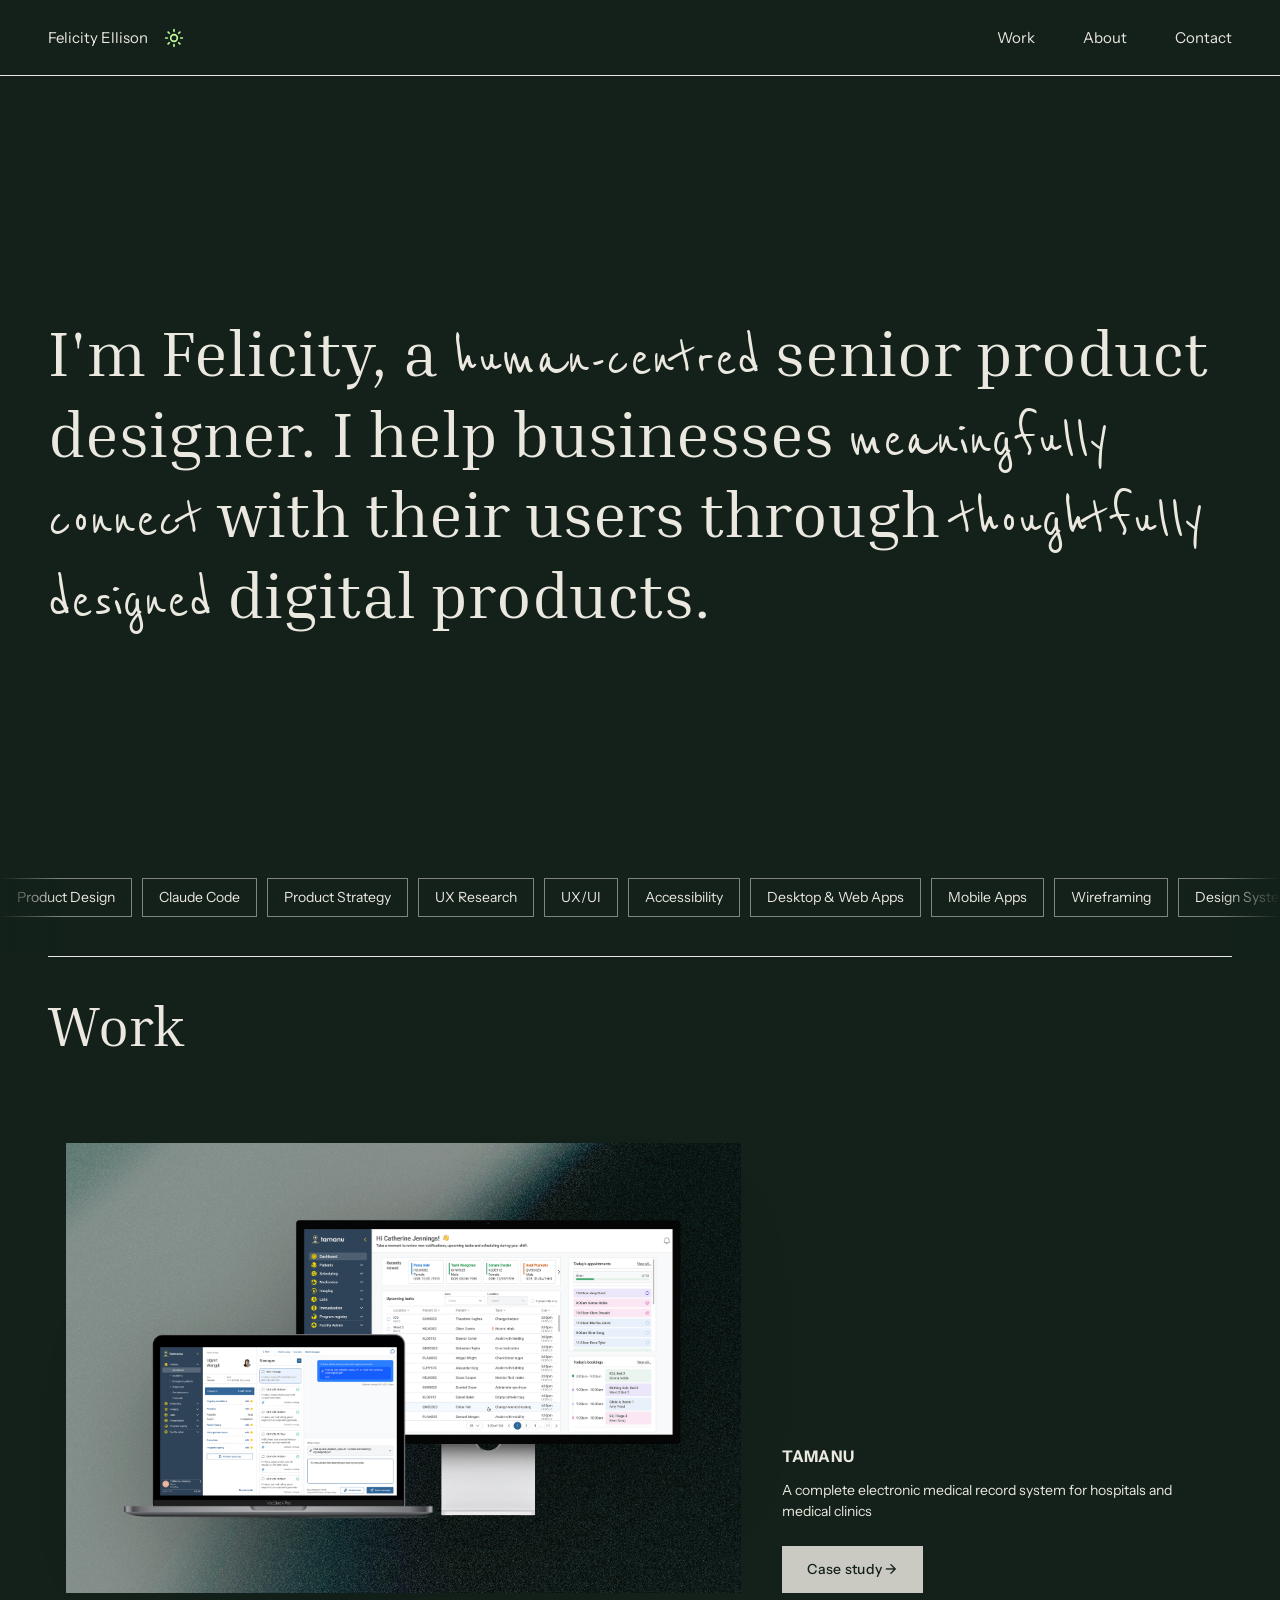
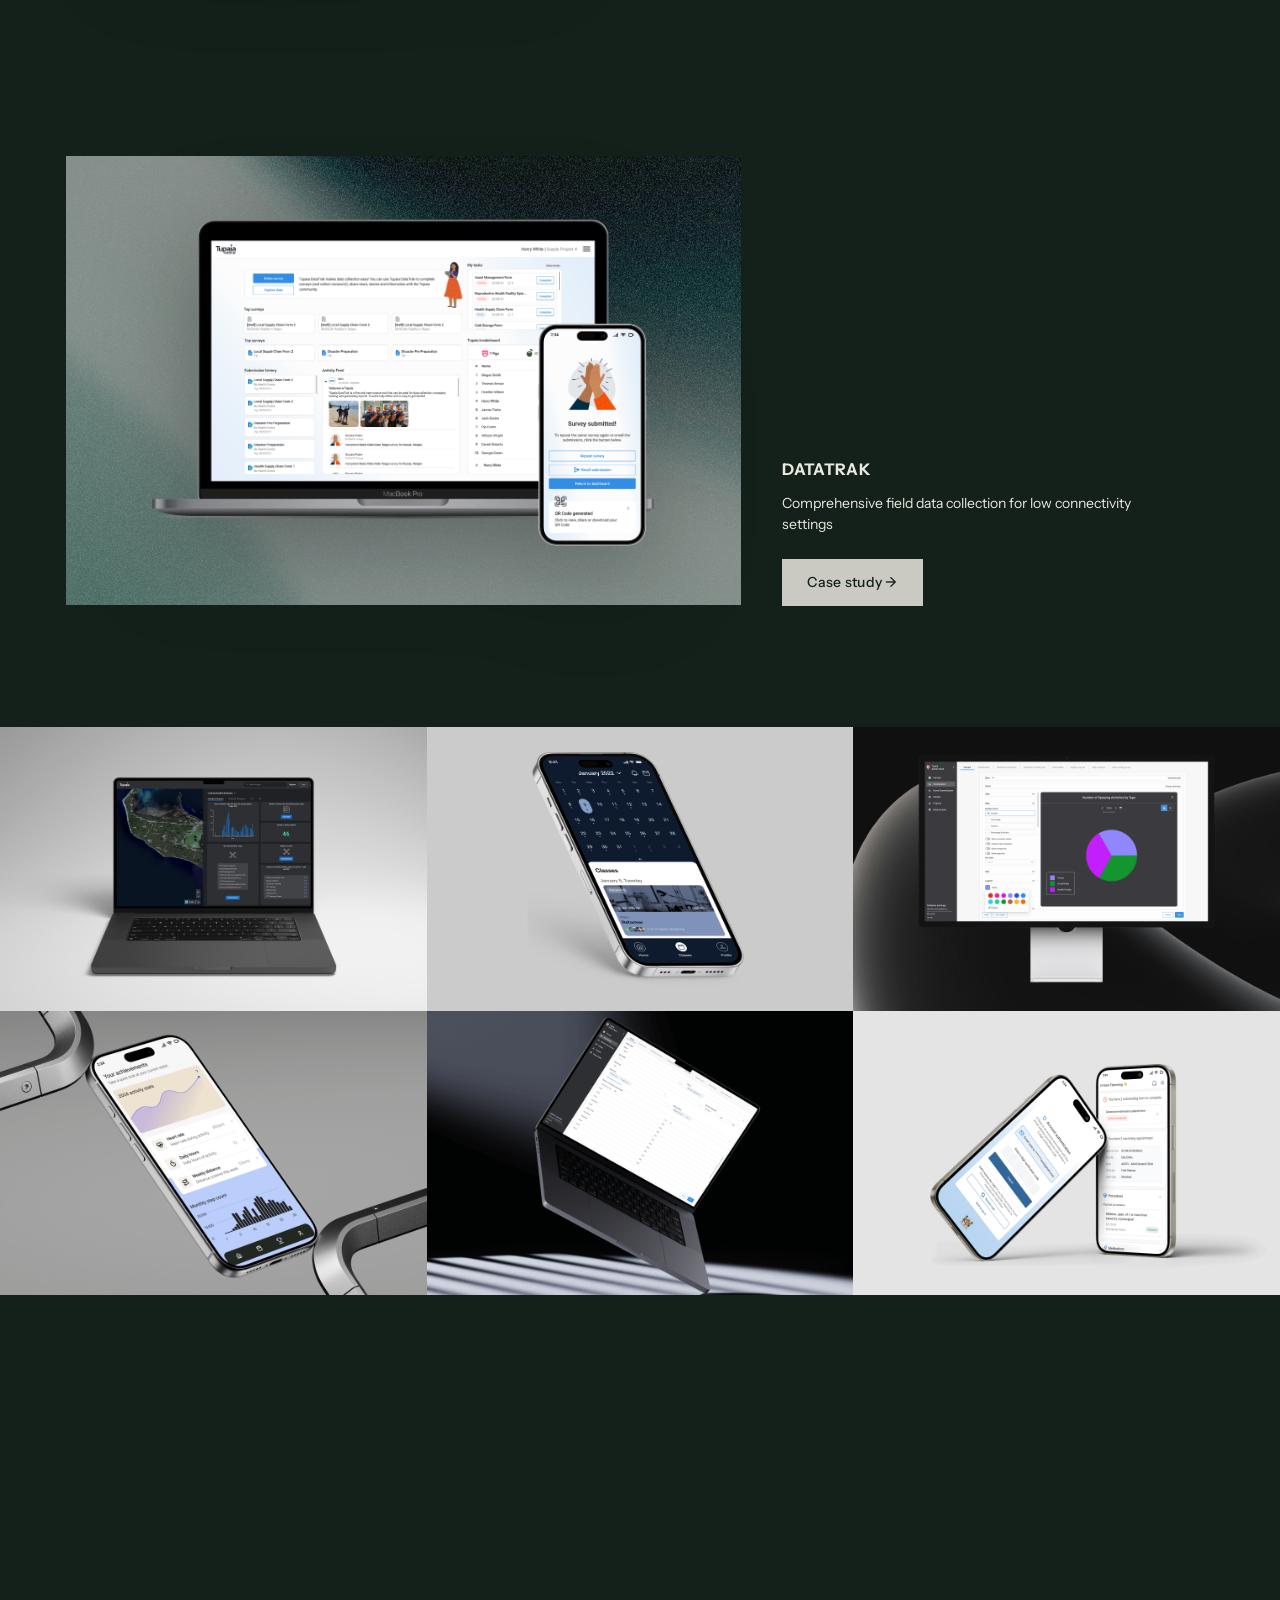
<file: index.html>
<!DOCTYPE html>
<html lang="en">
<head>
    <meta charset="UTF-8">
    <meta name="viewport" content="width=device-width, initial-scale=1.0">
    <title>Felicity Ellison - Senior Product Designer</title>
    <link rel="icon" href="assets/Favicon.svg" type="image/svg+xml">
    <link rel="preconnect" href="https://fonts.googleapis.com">
    <link rel="preconnect" href="https://fonts.gstatic.com" crossorigin>
    <link href="https://fonts.googleapis.com/css2?family=Instrument+Sans:wght@400;500;600;700&family=Inria+Serif:ital,wght@0,300;0,400;0,700;1,300;1,400;1,700&family=Caveat:wght@400;500;600;700&family=Reenie+Beanie&display=swap" rel="stylesheet">
    <link rel="stylesheet" href="styles4.css">
    <!-- Google tag (gtag.js) -->
<script async src="https://www.googletagmanager.com/gtag/js?id=G-532Z4Z8FBB"></script>
<script>
  window.dataLayer = window.dataLayer || [];
  function gtag(){dataLayer.push(arguments);}
  gtag('js', new Date());

  gtag('config', 'G-532Z4Z8FBB');
</script>
</head>
<body>
    <header class="header">
        <div class="header-left">
            <a href="#" class="logo">Felicity Ellison</a>
            <button class="theme-toggle" aria-label="Toggle dark mode">
                <svg class="icon-sun" width="20" height="20" viewBox="0 0 24 24" fill="none" stroke="currentColor" stroke-width="2" stroke-linecap="round" stroke-linejoin="round" xmlns="http://www.w3.org/2000/svg">
                    <circle cx="12" cy="12" r="4"></circle>
                    <path d="M12 2v2"></path>
                    <path d="M12 20v2"></path>
                    <path d="m4.93 4.93 1.41 1.41"></path>
                    <path d="m17.66 17.66 1.41 1.41"></path>
                    <path d="M2 12h2"></path>
                    <path d="M20 12h2"></path>
                    <path d="m6.34 17.66-1.41 1.41"></path>
                    <path d="m19.07 4.93-1.41 1.41"></path>
                </svg>
                <svg class="icon-moon" width="20" height="20" viewBox="0 0 24 24" fill="none" stroke="currentColor" stroke-width="2" stroke-linecap="round" stroke-linejoin="round" xmlns="http://www.w3.org/2000/svg">
                    <path d="M21 12.79A9 9 0 1 1 11.21 3 7 7 0 0 0 21 12.79z"></path>
                </svg>
            </button>
        </div>
        <nav class="nav">
            <a href="#work">Work</a>
            <a href="#about">About</a>
            <a href="#contact">Contact</a>
        </nav>
        <button class="mobile-menu-btn" aria-label="Toggle menu">
            <span></span>
            <span></span>
            <span></span>
        </button>
    </header>

    <main>
        <section class="hero">
            <h1 class="hero-headline">
                I'm Felicity, a <span class="handwritten">human-centred</span> senior product designer. I help businesses <span class="handwritten">meaningfully connect</span> with their users through <span class="handwritten">thoughtfully designed</span> digital products.
            </h1>
            <div class="skills-banner-wrapper">
                <div class="skills-tags">
                    <span class="skill-tag">Product Design</span>
                    <span class="skill-tag">Claude Code</span>
                    <span class="skill-tag">Product Strategy</span>
                    <span class="skill-tag">UX Research</span>
                    <span class="skill-tag">UX/UI</span>
                    <span class="skill-tag">Accessibility</span>
                    <span class="skill-tag">Desktop & Web Apps</span>
                    <span class="skill-tag">Mobile Apps</span>
                    <span class="skill-tag">Wireframing</span>
                    <span class="skill-tag">Design Systems</span>
                    <span class="skill-tag">Product Design</span>
                    <span class="skill-tag">Claude Code</span>
                    <span class="skill-tag">Product Strategy</span>
                    <span class="skill-tag">UX Research</span>
                    <span class="skill-tag">UX/UI</span>
                    <span class="skill-tag">Accessibility</span>
                    <span class="skill-tag">Desktop & Web Apps</span>
                    <span class="skill-tag">Mobile Apps</span>
                    <span class="skill-tag">Wireframing</span>
                    <span class="skill-tag">Design Systems</span>
                    <span class="skill-tag">Product Design</span>
                    <span class="skill-tag">Claude Code</span>
                    <span class="skill-tag">Product Strategy</span>
                    <span class="skill-tag">UX Research</span>
                    <span class="skill-tag">UX/UI</span>
                    <span class="skill-tag">Accessibility</span>
                    <span class="skill-tag">Desktop & Web Apps</span>
                    <span class="skill-tag">Mobile Apps</span>
                    <span class="skill-tag">Wireframing</span>
                    <span class="skill-tag">Design Systems</span>
                    <span class="skill-tag">Product Design</span>
                    <span class="skill-tag">Claude Code</span>
                    <span class="skill-tag">Product Strategy</span>
                    <span class="skill-tag">UX Research</span>
                    <span class="skill-tag">UX/UI</span>
                    <span class="skill-tag">Accessibility</span>
                    <span class="skill-tag">Desktop & Web Apps</span>
                    <span class="skill-tag">Mobile Apps</span>
                    <span class="skill-tag">Wireframing</span>
                    <span class="skill-tag">Design Systems</span>
                </div>
            </div>
        </section>

        <section id="work" class="work">
            <h2 class="section-title">Work</h2>

            <article class="project-card tamanu">
                <div class="project-card-content">
                    <div class="project-card-mockups">
                        <div class="project-card-mockups-inner bg-dark" style="background-image: url('assets/other/case%20study_background_tamanu.png');">
                            <img src="assets/tamanu/frames/dashboard_and_messaging.png" alt="Tamanu Dashboard and Messaging" class="mockup-desktop">
                        </div>
                        <div class="project-card-mockups-inner bg-light" style="background-image: url('assets/other/case%20study_background_tamanu.png');">
                            <img src="assets/tamanu/frames/dashboard_and_messaging.png" alt="Tamanu Dashboard and Messaging" class="mockup-desktop">
                        </div>
                    </div>
                    <div class="project-card-footer">
                        <div class="project-card-footer-left">
                            <h3 class="project-title">TAMANU</h3>
                            <p class="project-subtitle">A complete electronic medical record system for hospitals and medical clinics</p>
                        </div>
                        <a href="case-study-tamanu" class="case-study-link">Case study →</a>
                    </div>
                </div>
            </article>

            <article class="project-card datatrak">
                <div class="project-card-content">
                    <div class="project-card-mockups">
                        <div class="project-card-mockups-inner bg-dark" style="background-image: url('assets/other/case%20study_background_datatrak.png');">
                            <img src="assets/datatrak/frames/desktop_and_mobile.png" alt="DataTrak Desktop and Mobile" class="mockup-devices">
                        </div>
                        <div class="project-card-mockups-inner bg-light" style="background-image: url('assets/other/case%20study_background_datatrak.png');">
                            <img src="assets/datatrak/frames/desktop_and_mobile.png" alt="DataTrak Desktop and Mobile" class="mockup-devices">
                        </div>
                    </div>
                    <div class="project-card-footer">
                        <div class="project-card-footer-left">
                            <h3 class="project-title">DATATRAK</h3>
                            <p class="project-subtitle">Comprehensive field data collection for low connectivity settings</p>
                        </div>
                        <a href="case-study-datatrak" class="case-study-link">Case study →</a>
                    </div>
                </div>
            </article>

            <div class="additional-work-grid">
                <img src="assets/other/tupaia_dashboard_frame.png" alt="Tupaia Dashboard">
                <img src="assets/other/classes.png" alt="Classes App">
                <img src="assets/other/Admin panel.png" alt="Admin Panel">
                <img src="assets/other/activity_app.png" alt="Activity App">
                <img src="assets/other/admin_panel2.png" alt="Admin Panel Charts">
                <img src="assets/other/Patient_portal.png" alt="Patient Portal">
            </div>

        </section>

        <section id="about" class="about">
            <div class="about-left">
                <h2 class="section-title">About</h2>
                <img src="assets/profile.jpeg" alt="Felicity Ellison" class="about-photo">
            </div>
            <div class="about-content">
                <div class="about-bio">
                    <p>I am a human-centred Senior Product Designer currently working as a Design Lead within the healthtech and data visualisation space.</p>
                    <p>My background in product management has given me a unique set of skills that allows me to design products with a true end-to-end, user-driven view. I believe exceptional design goes unnoticed by users as they are too busy doing the job they need to do. I have played a pivotal part in the successful launch of multiple digital products and features through a commitment to understanding problems and identifying solutions, always with an empathetic user-centric lens.</p>
                </div>
                <div class="about-grid">
                <div class="about-column">
                    <h3>Product Design</h3>
                    <ul>
                        <li>Desktop & Mobile Apps</li>
                        <li>Product Strategy</li>
                        <li>UX Research</li>
                        <li>Design Systems</li>
                        <li>Prototyping</li>
                        <li>UX/UI Design</li>
                        <li>Accessibility</li>
                        <li>SaaS & Enterprise</li>
                        <li>Startups & Early Stage</li>
                    </ul>
                </div>
                <div class="about-column">
                    <h3>Tools</h3>
                    <ul>
                        <li>Figma</li>
                        <li>Claude Code</li>
                        <li>Linear</li>
                        <li>Adobe Illustrator</li>
                        <li>+ a few more...</li>
                    </ul>
                </div>
                </div>
            </div>
        </section>

    </main>

    <footer id="contact" class="footer">
        <div class="footer-content">
            <div class="contact-section">
                <h2 class="section-title">Contact</h2>
                <div class="contact-form-wrapper">
                    <form class="contact-form" id="contactForm" action="https://formspree.io/f/mlgpjqlb" method="POST">
                        <div class="form-group">
                            <label for="name">Name</label>
                            <input type="text" id="name" name="name" required>
                        </div>
                        <div class="form-group">
                            <label for="email">Email</label>
                            <input type="email" id="email" name="email" required>
                        </div>
                        <div class="form-group">
                            <label for="message">Message</label>
                            <textarea id="message" name="message" rows="5" required></textarea>
                        </div>
                        <button type="submit" class="submit-btn">
                            Send message
                            <svg width="12" height="12" viewBox="0 0 12 12" fill="none" xmlns="http://www.w3.org/2000/svg">
                                <path d="M1 11L11 1M11 1H3M11 1V9" stroke="currentColor" stroke-width="1.5" stroke-linecap="round" stroke-linejoin="round"/>
                            </svg>
                        </button>
                    </form>
                    <div class="form-success" id="formSuccess">
                        <p>Thanks for reaching out! I'll get back to you soon.</p>
                    </div>
                </div>
            </div>
            <div class="footer-name-wrapper">
                <a href="https://www.linkedin.com/in/felicity-ellison-42785330/" target="_blank" rel="noopener" class="linkedin-btn">
                    LINKEDIN
                    <svg width="12" height="12" viewBox="0 0 12 12" fill="none" xmlns="http://www.w3.org/2000/svg">
                        <path d="M1 11L11 1M11 1H3M11 1V9" stroke="currentColor" stroke-width="1.5" stroke-linecap="round" stroke-linejoin="round"/>
                    </svg>
                </a>
                <svg class="footer-name-svg" viewBox="0 0 1000 100" preserveAspectRatio="none">
                    <text x="0" y="80" font-family="Inria Serif, Georgia, serif" font-size="90" font-weight="400" letter-spacing="4" fill="#EBE8E0">FELICITY</text>
                    <text x="1000" y="80" font-family="Inria Serif, Georgia, serif" font-size="90" font-weight="400" letter-spacing="4" fill="#EBE8E0" text-anchor="end">ELLISON</text>
                </svg>
                <p class="copyright">&copy; 2026 Felicity Ellison</p>
            </div>
        </div>
    </footer>

    <script>
        // Mobile menu toggle
        const menuBtn = document.querySelector('.mobile-menu-btn');
        const nav = document.querySelector('.nav');

        menuBtn.addEventListener('click', () => {
            nav.classList.toggle('active');
            menuBtn.classList.toggle('active');
        });

        // Theme toggle (dark/light mode)
        const themeToggle = document.querySelector('.theme-toggle');

        themeToggle.addEventListener('click', () => {
            document.body.classList.toggle('light-mode');

            // Save preference to localStorage
            const isLightMode = document.body.classList.contains('light-mode');
            localStorage.setItem('theme', isLightMode ? 'light' : 'dark');
        });

        // Check for saved theme preference on load (default is dark mode)
        const savedTheme = localStorage.getItem('theme');
        if (savedTheme === 'light') {
            document.body.classList.add('light-mode');
        } else {
            document.body.classList.remove('light-mode');
        }

        // Hide header on scroll down, show on scroll up
        const header = document.querySelector('.header');
        let lastScroll = 0;

        window.addEventListener('scroll', () => {
            const currentScroll = window.pageYOffset;

            if (currentScroll <= 0) {
                header.classList.remove('header-hidden');
                return;
            }

            if (currentScroll > lastScroll) {
                header.classList.add('header-hidden');
            } else {
                header.classList.remove('header-hidden');
            }

            lastScroll = currentScroll;
        });

        // Scroll reveal animations
        const observerOptions = {
            threshold: 0.1,
            rootMargin: '0px 0px -50px 0px'
        };

        const observer = new IntersectionObserver((entries) => {
            entries.forEach(entry => {
                if (entry.isIntersecting) {
                    entry.target.classList.add('visible');
                }
            });
        }, observerOptions);

        document.querySelectorAll('.about, .experience, .education, .contact-section, .footer-name-wrapper').forEach(el => {
            observer.observe(el);
        });

        // Contact form handling
        const contactForm = document.getElementById('contactForm');
        const formSuccess = document.getElementById('formSuccess');

        contactForm.addEventListener('submit', (e) => {
            e.preventDefault();

            fetch(contactForm.action, {
                method: 'POST',
                body: new FormData(contactForm),
                headers: {
                    'Accept': 'application/json'
                }
            }).then(response => {
                if (response.ok) {
                    contactForm.style.display = 'none';
                    formSuccess.style.display = 'flex';
                    contactForm.reset();
                }
            });
        });
    </script>
</body>
</html>
</file>
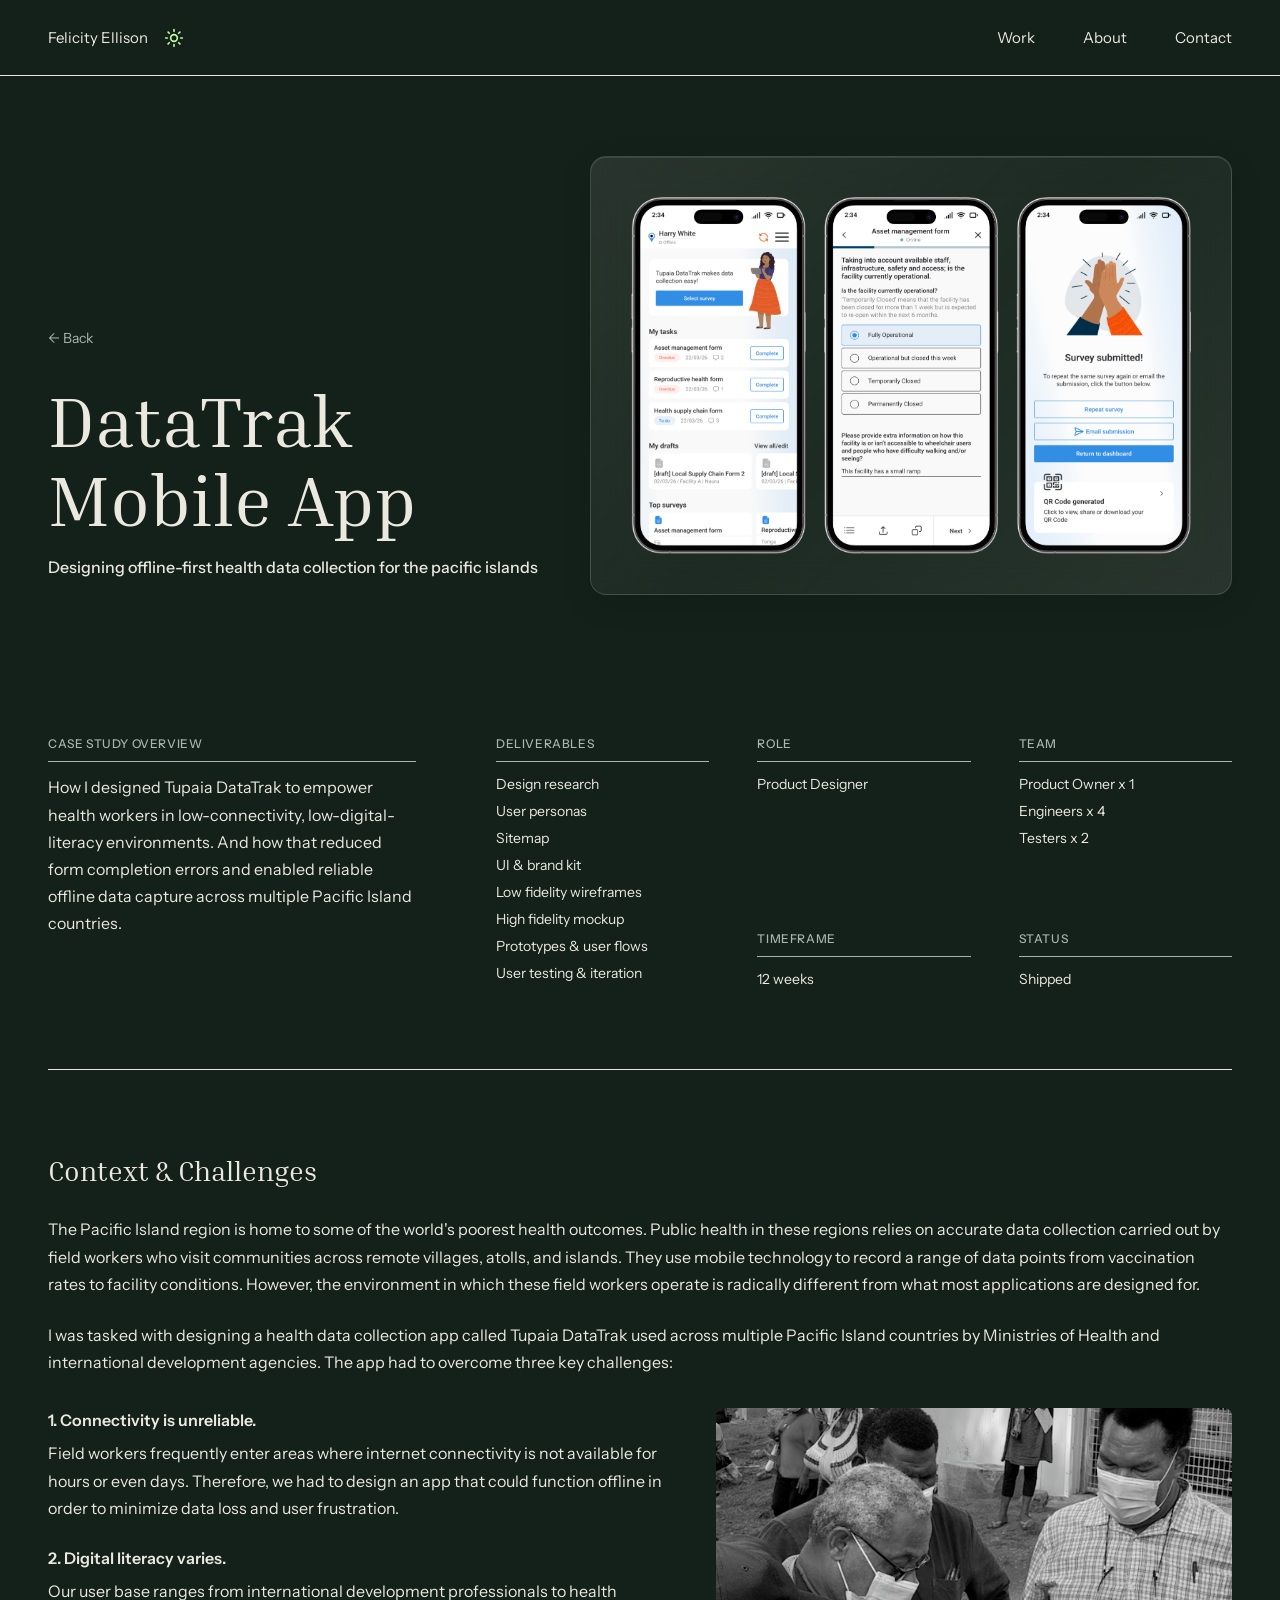
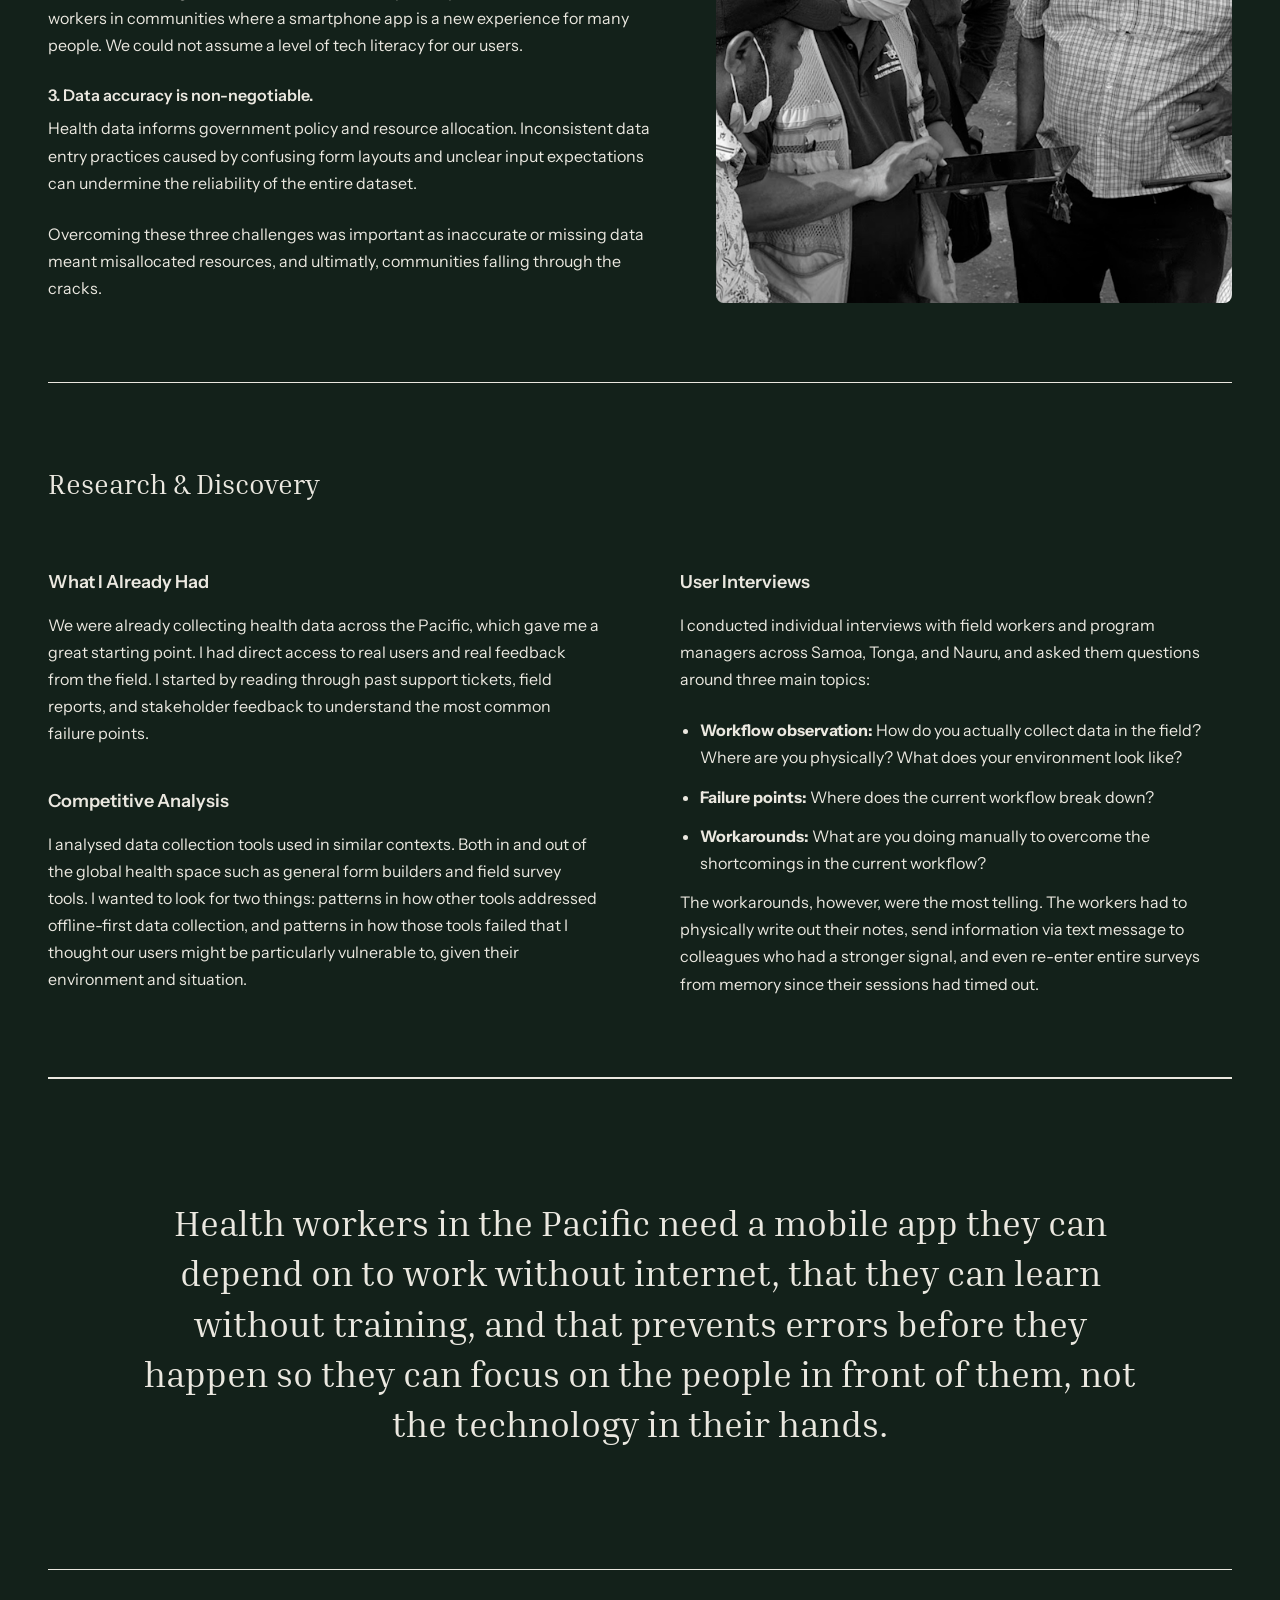
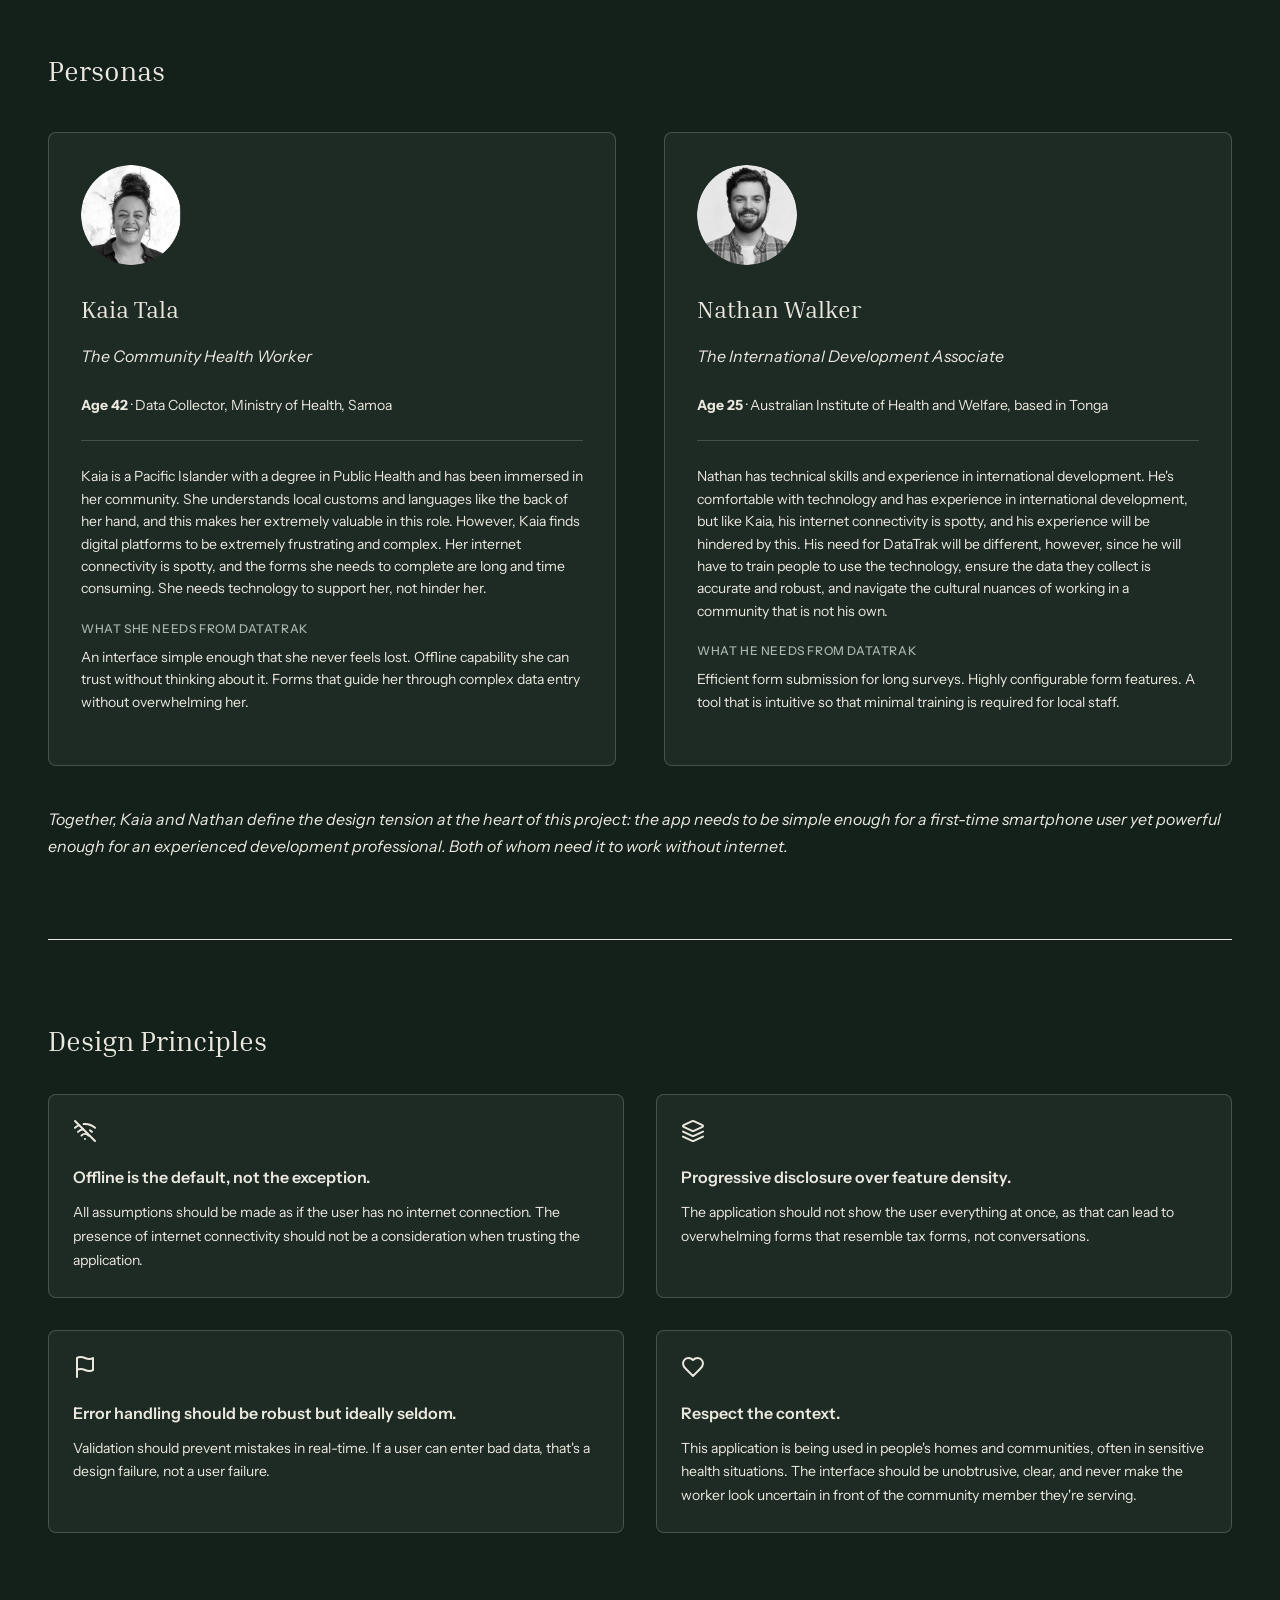
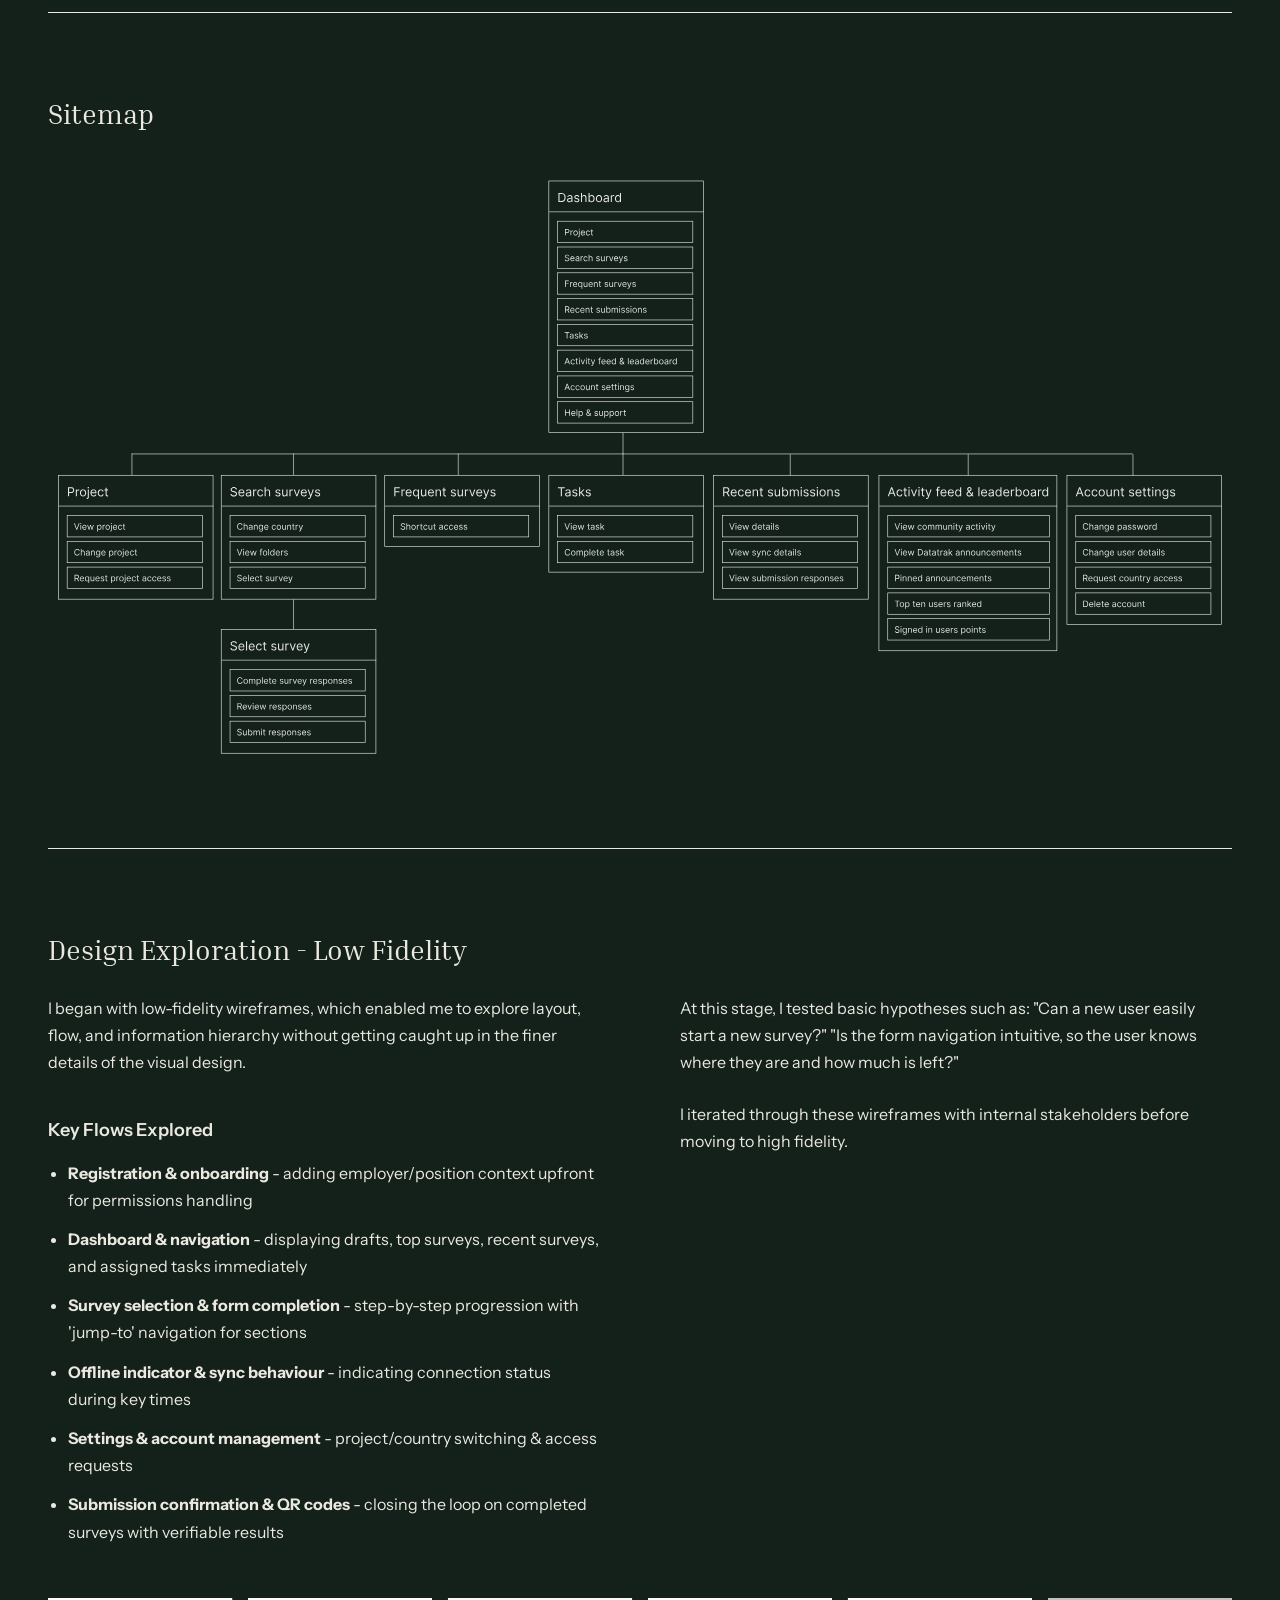
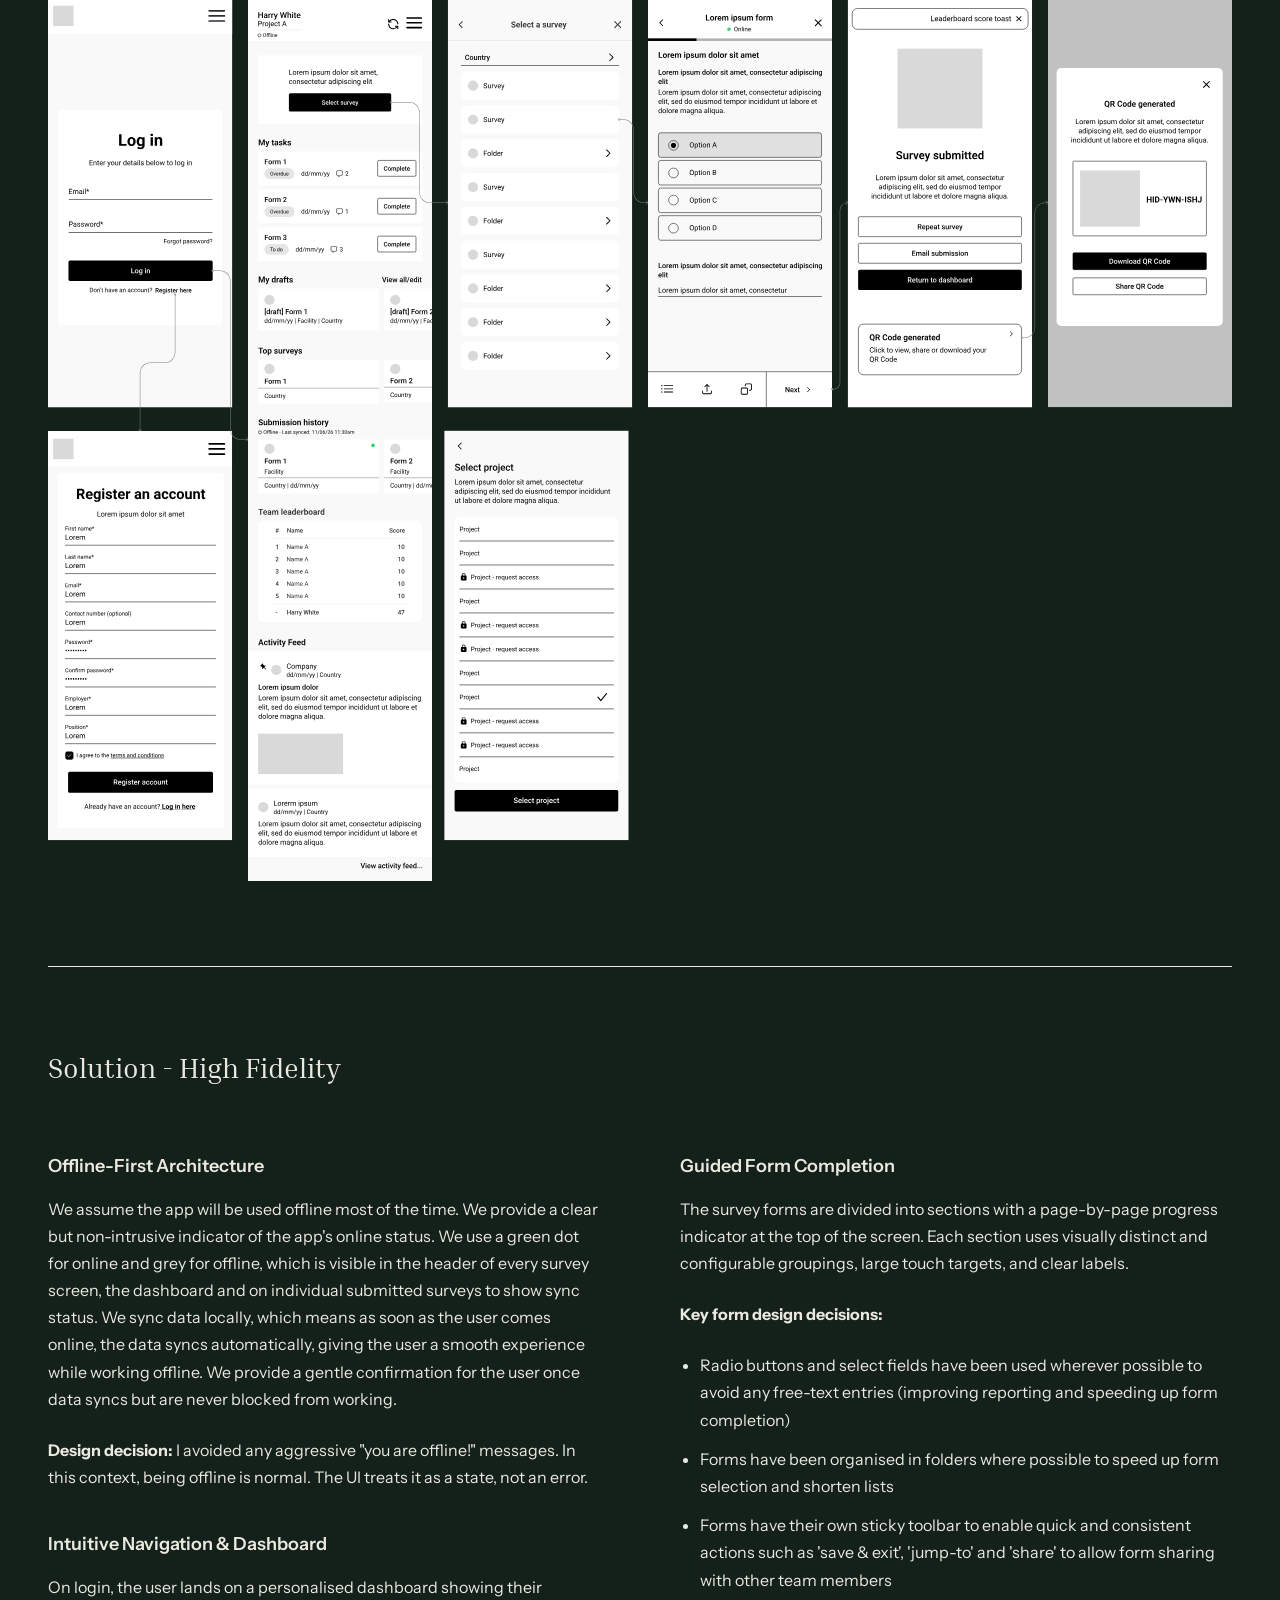
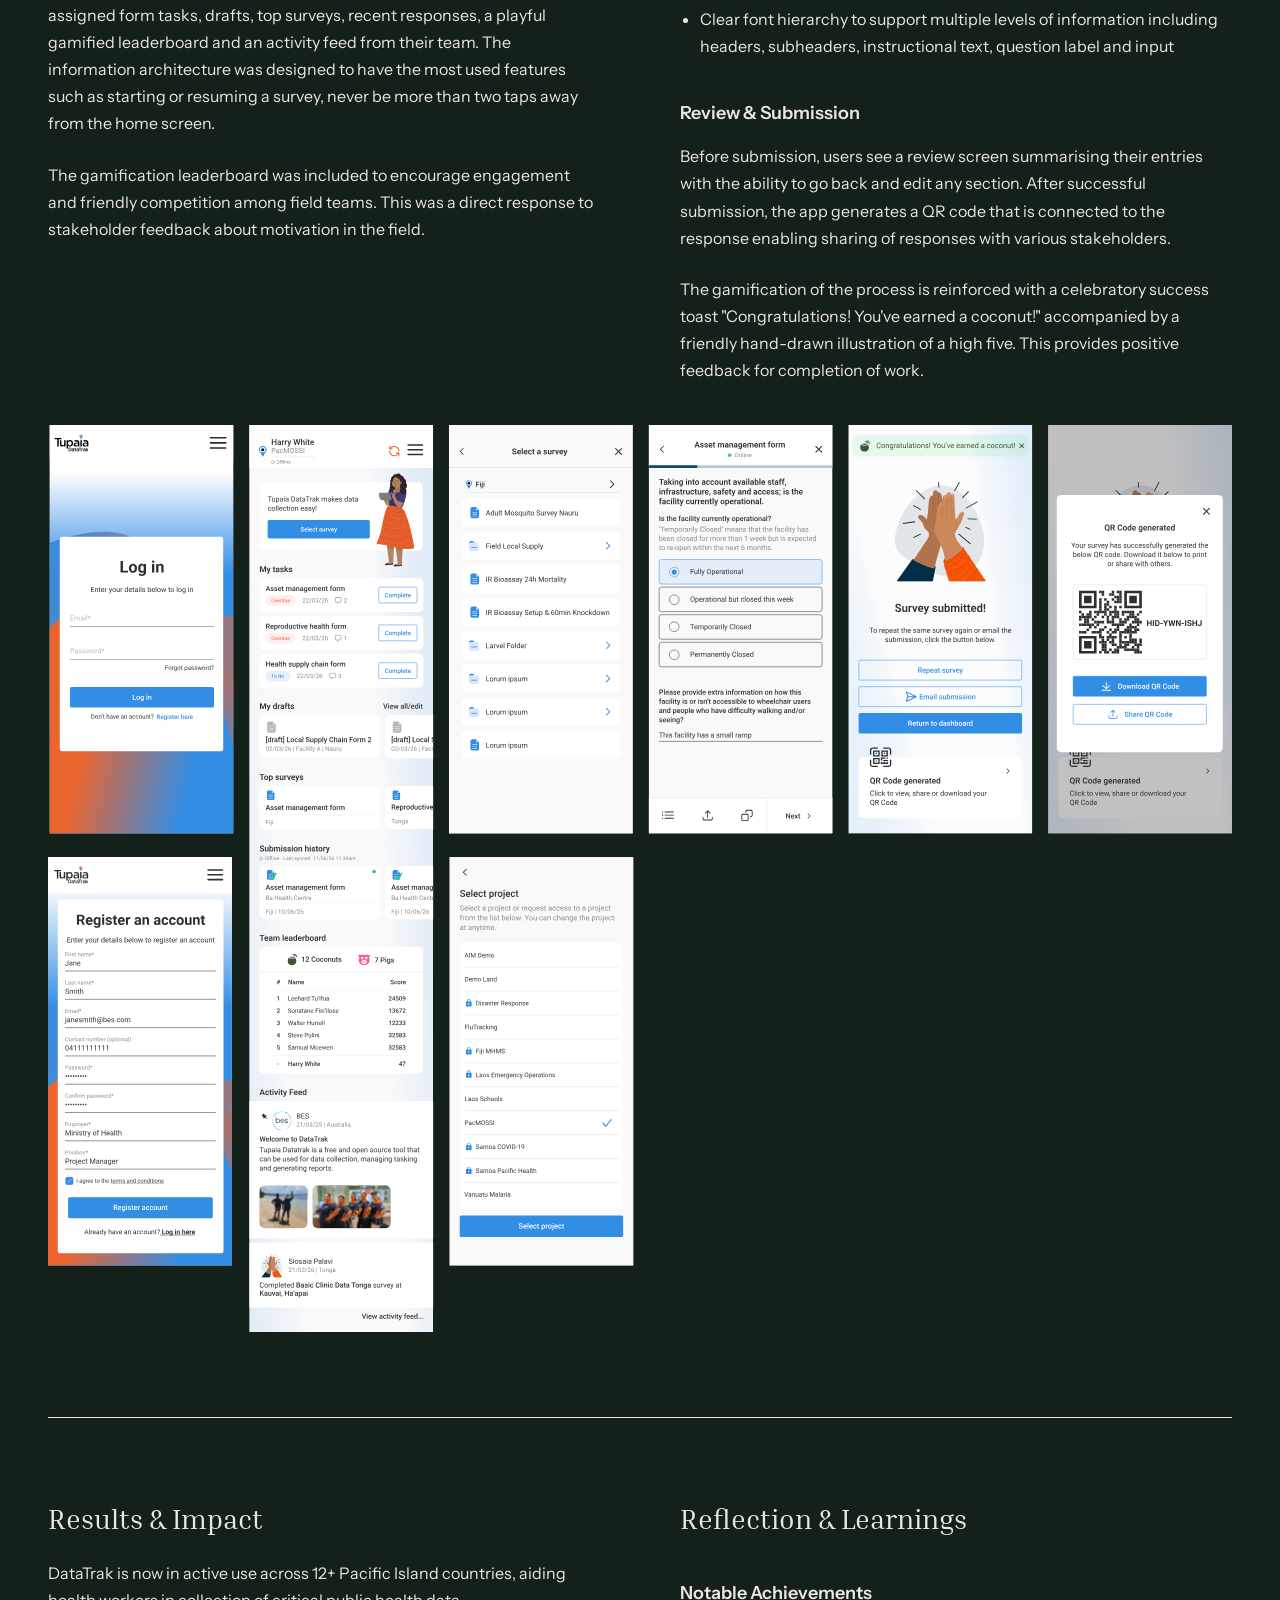
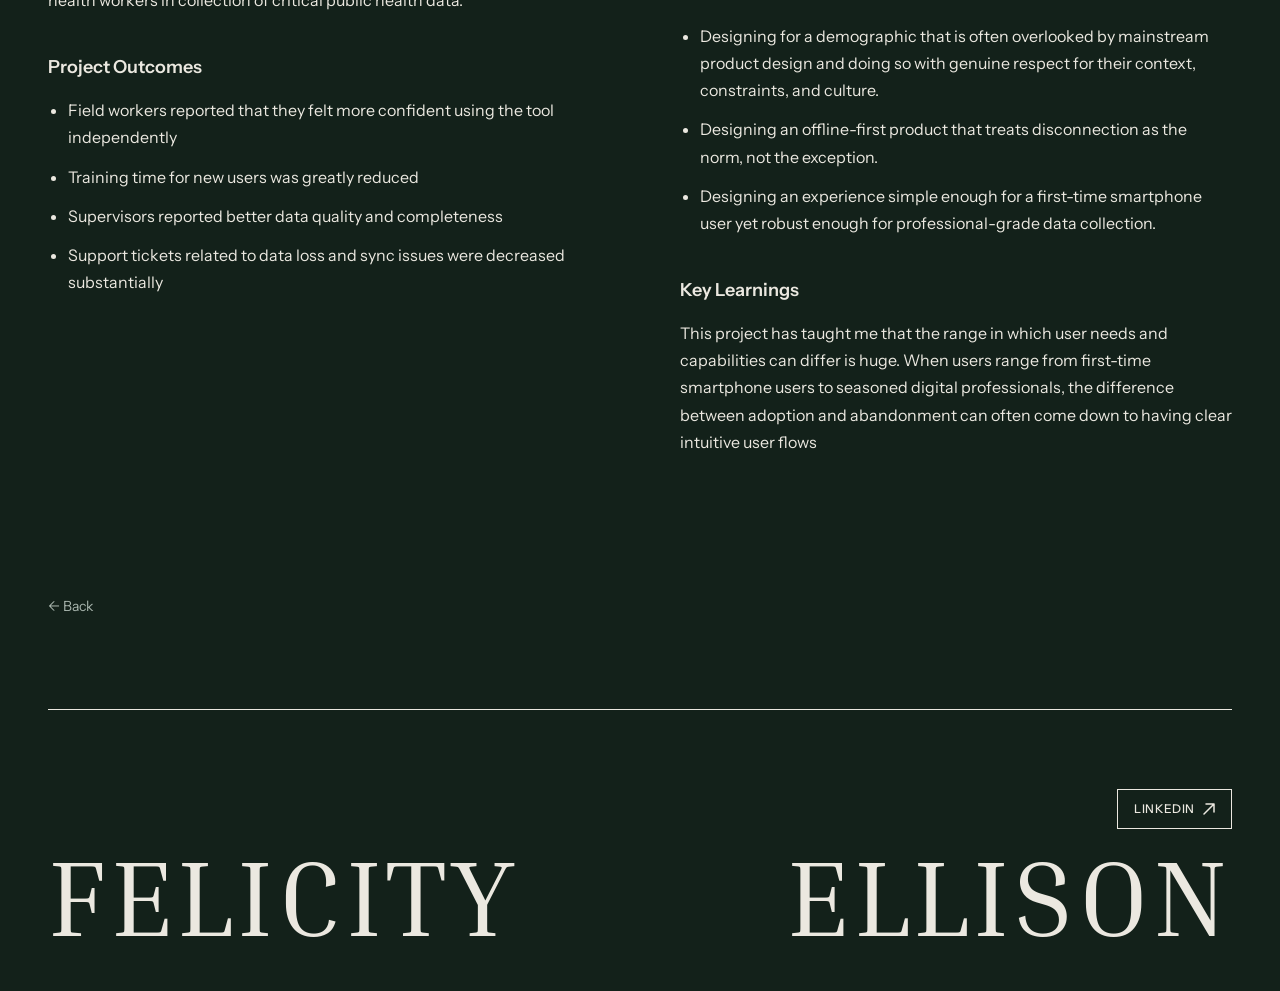
<file: case-study-datatrak/index.html>
<!DOCTYPE html>
<html lang="en">
<head>
    <meta charset="UTF-8">
    <meta name="viewport" content="width=device-width, initial-scale=1.0">
    <title>Felicity Ellison - Senior Product Designer</title>
    <link rel="icon" href="../assets/Favicon.svg" type="image/svg+xml">
    <link rel="preconnect" href="https://fonts.googleapis.com">
    <link rel="preconnect" href="https://fonts.gstatic.com" crossorigin>
    <link href="https://fonts.googleapis.com/css2?family=Instrument+Sans:wght@400;500;600;700&family=Inria+Serif:ital,wght@0,300;0,400;0,700;1,300;1,400;1,700&family=Caveat:wght@400;500;600;700&family=Reenie+Beanie&display=swap" rel="stylesheet">
    <link rel="stylesheet" href="../styles4.css">
    <link rel="stylesheet" href="../case-study.css">
</head>
<body>
    <header class="header">
        <div class="header-left">
            <a href="/" class="logo">Felicity Ellison</a>
            <button class="theme-toggle" aria-label="Toggle dark mode">
                <svg class="icon-sun" width="20" height="20" viewBox="0 0 24 24" fill="none" stroke="currentColor" stroke-width="2" stroke-linecap="round" stroke-linejoin="round" xmlns="http://www.w3.org/2000/svg">
                    <circle cx="12" cy="12" r="4"></circle>
                    <path d="M12 2v2"></path>
                    <path d="M12 20v2"></path>
                    <path d="m4.93 4.93 1.41 1.41"></path>
                    <path d="m17.66 17.66 1.41 1.41"></path>
                    <path d="M2 12h2"></path>
                    <path d="M20 12h2"></path>
                    <path d="m6.34 17.66-1.41 1.41"></path>
                    <path d="m19.07 4.93-1.41 1.41"></path>
                </svg>
                <svg class="icon-moon" width="20" height="20" viewBox="0 0 24 24" fill="none" stroke="currentColor" stroke-width="2" stroke-linecap="round" stroke-linejoin="round" xmlns="http://www.w3.org/2000/svg">
                    <path d="M21 12.79A9 9 0 1 1 11.21 3 7 7 0 0 0 21 12.79z"></path>
                </svg>
            </button>
        </div>
        <nav class="nav">
            <a href="/#work">Work</a>
            <a href="/#about">About</a>
            <a href="/#contact">Contact</a>
        </nav>
        <button class="mobile-menu-btn" aria-label="Toggle menu">
            <span></span>
            <span></span>
            <span></span>
        </button>
    </header>

    <main class="case-study">
        <section class="case-study-hero">
            <div class="case-study-hero-content">
                <a href="/" class="back-link">← Back</a>
                <h1 class="case-study-title">DataTrak Mobile App</h1>
                <h2 class="case-study-subtitle">Designing offline-first health data collection for the pacific islands</h2>
            </div>
            <div class="case-study-hero-image">
                <img src="../assets/datatrak/frames/3xframes.png" alt="Datatrak app screens">
            </div>
        </section>

        <section class="case-study-overview">
            <div class="overview-content">
                <h3>Case study overview</h3>
                <p>How I designed Tupaia DataTrak to empower health workers in low-connectivity, low-digital-literacy environments. And how that reduced form completion errors and enabled reliable offline data capture across multiple Pacific Island countries.</p>
            </div>
            <div class="overview-meta">
                <div class="meta-column">
                    <div class="meta-item">
                        <h3>Deliverables</h3>
                        <ul>
                            <li>Design research</li>
                            <li>User personas</li>
                            <li>Sitemap</li>
                            <li>UI & brand kit</li>
                            <li>Low fidelity wireframes</li>
                            <li>High fidelity mockup</li>
                            <li>Prototypes & user flows</li>
                            <li>User testing & iteration</li>
                        </ul>
                    </div>
                </div>
                <div class="meta-column">
                    <div class="meta-item">
                        <h3>Role</h3>
                        <p>Product Designer</p>
                    </div>
                    <div class="meta-item">
                        <h3>Timeframe</h3>
                        <p>12 weeks</p>
                    </div>
                </div>
                <div class="meta-column">
                    <div class="meta-item">
                        <h3>Team</h3>
                        <ul>
                            <li>Product Owner x 1</li>
                            <li>Engineers x 4</li>
                            <li>Testers x 2</li>
                        </ul>
                    </div>
                    <div class="meta-item">
                        <h3>Status</h3>
                        <p>Shipped</p>
                    </div>
                </div>
            </div>
        </section>

        <section class="case-study-section">
            <h2>Context & Challenges</h2>
            <p class="full-width">The Pacific Island region is home to some of the world's poorest health outcomes. Public health in these regions relies on accurate data collection carried out by field workers who visit communities across remote villages, atolls, and islands. They use mobile technology to record a range of data points from vaccination rates to facility conditions. However, the environment in which these field workers operate is radically different from what most applications are designed for.</p>
            <p class="full-width">I was tasked with designing a health data collection app called Tupaia DataTrak used across multiple Pacific Island countries by Ministries of Health and international development agencies. The app had to overcome three key challenges:</p>
            <div class="challenge-layout">
                <div class="challenge-content">
                    <div class="challenge-points">
                        <div class="challenge-point">
                            <h3>1. Connectivity is unreliable.</h3>
                            <p>Field workers frequently enter areas where internet connectivity is not available for hours or even days. Therefore, we had to design an app that could function offline in order to minimize data loss and user frustration.</p>
                        </div>
                        <div class="challenge-point">
                            <h3>2. Digital literacy varies.</h3>
                            <p>Our user base ranges from international development professionals to health workers in communities where a smartphone app is a new experience for many people. We could not assume a level of tech literacy for our users.</p>
                        </div>
                        <div class="challenge-point">
                            <h3>3. Data accuracy is non-negotiable.</h3>
                            <p>Health data informs government policy and resource allocation. Inconsistent data entry practices caused by confusing form layouts and unclear input expectations can undermine the reliability of the entire dataset.</p>
                        </div>
                    </div>
                    <p>Overcoming these three challenges was important as inaccurate or missing data meant misallocated resources, and ultimatly, communities falling through the cracks.</p>
                </div>
                <div class="challenge-image">
                    <img src="../assets/datatrak/Gau-Baru.png" alt="Health workers in the field using a tablet">
                </div>
            </div>
        </section>

        <section class="case-study-section">
            <h2>Research & Discovery</h2>
            <div class="two-column">
                <div class="column">
                    <h3 class="subsection-title">What I Already Had</h3>
                    <p>We were already collecting health data across the Pacific, which gave me a great starting point. I had direct access to real users and real feedback from the field. I started by reading through past support tickets, field reports, and stakeholder feedback to understand the most common failure points.</p>

                    <h3 class="subsection-title">Competitive Analysis</h3>
                    <p>I analysed data collection tools used in similar contexts. Both in and out of the global health space such as general form builders and field survey tools. I wanted to look for two things: patterns in how other tools addressed offline-first data collection, and patterns in how those tools failed that I thought our users might be particularly vulnerable to, given their environment and situation.</p>
                </div>
                <div class="column">
                    <h3 class="subsection-title">User Interviews</h3>
                    <p>I conducted individual interviews with field workers and program managers across Samoa, Tonga, and Nauru, and asked them questions around three main topics:</p>
                    <ul>
                        <li><strong>Workflow observation:</strong> How do you actually collect data in the field? Where are you physically? What does your environment look like?</li>
                        <li><strong>Failure points:</strong> Where does the current workflow break down?</li>
                        <li><strong>Workarounds:</strong> What are you doing manually to overcome the shortcomings in the current workflow?</li>
                    </ul>
                    <p>The workarounds, however, were the most telling. The workers had to physically write out their notes, send information via text message to colleagues who had a stronger signal, and even re-enter entire surveys from memory since their sessions had timed out.</p>
                </div>
            </div>
        </section>

        <section class="case-study-quote">
            <blockquote>
                Health workers in the Pacific need a mobile app they can depend on to work without internet, that they can learn without training, and that prevents errors before they happen so they can focus on the people in front of them, not the technology in their hands.
            </blockquote>
        </section>

        <section class="case-study-section">
            <h2>Personas</h2>
            <div class="personas-grid">
                <div class="persona-card">
                    <img src="../assets/datatrak/Kaia.png" alt="Kaia Tala" class="persona-image">
                    <h3>Kaia Tala</h3>
                    <p class="persona-subtitle">The Community Health Worker</p>
                    <div class="persona-details">
                        <p><strong>Age 42</strong> · Data Collector, Ministry of Health, Samoa</p>
                    </div>
                    <div class="persona-section">
                        <p>Kaia is a Pacific Islander with a degree in Public Health and has been immersed in her community. She understands local customs and languages like the back of her hand, and this makes her extremely valuable in this role. However, Kaia finds digital platforms to be extremely frustrating and complex. Her internet connectivity is spotty, and the forms she needs to complete are long and time consuming. She needs technology to support her, not hinder her.</p>
                    </div>
                    <div class="persona-section">
                        <h4>What she needs from DataTrak</h4>
                        <p>An interface simple enough that she never feels lost. Offline capability she can trust without thinking about it. Forms that guide her through complex data entry without overwhelming her.</p>
                    </div>
                </div>
                <div class="persona-card">
                    <img src="../assets/datatrak/Nathan.png" alt="Nathan Walker" class="persona-image">
                    <h3>Nathan Walker</h3>
                    <p class="persona-subtitle">The International Development Associate</p>
                    <div class="persona-details">
                        <p><strong>Age 25</strong> · Australian Institute of Health and Welfare, based in Tonga</p>
                    </div>
                    <div class="persona-section">
                        <p>Nathan has technical skills and experience in international development. He's comfortable with technology and has experience in international development, but like Kaia, his internet connectivity is spotty, and his experience will be hindered by this. His need for DataTrak will be different, however, since he will have to train people to use the technology, ensure the data they collect is accurate and robust, and navigate the cultural nuances of working in a community that is not his own.</p>
                    </div>
                    <div class="persona-section">
                        <h4>What he needs from DataTrak</h4>
                        <p>Efficient form submission for long surveys. Highly configurable form features. A tool that is intuitive so that minimal training is required for local staff.</p>
                    </div>
                </div>
            </div>
            <p class="personas-insight">Together, Kaia and Nathan define the design tension at the heart of this project: the app needs to be simple enough for a first-time smartphone user yet powerful enough for an experienced development professional. Both of whom need it to work without internet.</p>
        </section>

        <section class="case-study-section">
            <h2>Design Principles</h2>
            <div class="principles-grid">
                <div class="principle">
                    <svg class="principle-icon" width="24" height="24" viewBox="0 0 24 24" fill="none" stroke="currentColor" stroke-width="2" stroke-linecap="round" stroke-linejoin="round" xmlns="http://www.w3.org/2000/svg">
                        <path d="M12 20h.01"></path>
                        <path d="M8.5 16.429a5 5 0 0 1 7 0"></path>
                        <path d="M5 12.859a10 10 0 0 1 5.17-2.69"></path>
                        <path d="M19 12.859a10 10 0 0 0-2.007-1.523"></path>
                        <path d="M2 8.82a15 15 0 0 1 4.177-2.643"></path>
                        <path d="M22 8.82a15 15 0 0 0-11.288-3.764"></path>
                        <path d="m2 2 20 20"></path>
                    </svg>
                    <h3>Offline is the default, not the exception.</h3>
                    <p>All assumptions should be made as if the user has no internet connection. The presence of internet connectivity should not be a consideration when trusting the application.</p>
                </div>
                <div class="principle">
                    <svg class="principle-icon" width="24" height="24" viewBox="0 0 24 24" fill="none" stroke="currentColor" stroke-width="2" stroke-linecap="round" stroke-linejoin="round" xmlns="http://www.w3.org/2000/svg">
                        <path d="m12.83 2.18a2 2 0 0 0-1.66 0L2.6 6.08a1 1 0 0 0 0 1.83l8.58 3.91a2 2 0 0 0 1.66 0l8.58-3.9a1 1 0 0 0 0-1.83Z"></path>
                        <path d="m22 17.65-9.17 4.16a2 2 0 0 1-1.66 0L2 17.65"></path>
                        <path d="m22 12.65-9.17 4.16a2 2 0 0 1-1.66 0L2 12.65"></path>
                    </svg>
                    <h3>Progressive disclosure over feature density.</h3>
                    <p>The application should not show the user everything at once, as that can lead to overwhelming forms that resemble tax forms, not conversations.</p>
                </div>
                <div class="principle">
                    <svg class="principle-icon" width="24" height="24" viewBox="0 0 24 24" fill="none" stroke="currentColor" stroke-width="2" stroke-linecap="round" stroke-linejoin="round" xmlns="http://www.w3.org/2000/svg">
                        <path d="M4 15s1-1 4-1 5 2 8 2 4-1 4-1V3s-1 1-4 1-5-2-8-2-4 1-4 1z"></path>
                        <line x1="4" x2="4" y1="22" y2="15"></line>
                    </svg>
                    <h3>Error handling should be robust but ideally seldom.</h3>
                    <p>Validation should prevent mistakes in real-time. If a user can enter bad data, that's a design failure, not a user failure.</p>
                </div>
                <div class="principle">
                    <svg class="principle-icon" width="24" height="24" viewBox="0 0 24 24" fill="none" stroke="currentColor" stroke-width="2" stroke-linecap="round" stroke-linejoin="round" xmlns="http://www.w3.org/2000/svg">
                        <path d="M19 14c1.49-1.46 3-3.21 3-5.5A5.5 5.5 0 0 0 16.5 3c-1.76 0-3 .5-4.5 2-1.5-1.5-2.74-2-4.5-2A5.5 5.5 0 0 0 2 8.5c0 2.3 1.5 4.05 3 5.5l7 7Z"></path>
                    </svg>
                    <h3>Respect the context.</h3>
                    <p>This application is being used in people's homes and communities, often in sensitive health situations. The interface should be unobtrusive, clear, and never make the worker look uncertain in front of the community member they're serving.</p>
                </div>
            </div>
        </section>

        <section class="case-study-section">
            <h2>Sitemap</h2>
            <div class="sitemap-image">
                <img src="../assets/datatrak/sitemap.svg" alt="Datatrak app sitemap">
            </div>
        </section>

        <section class="case-study-section">
            <h2>Design Exploration - Low Fidelity</h2>
            <div class="two-column">
                <div class="column">
                    <p>I began with low-fidelity wireframes, which enabled me to explore layout, flow, and information hierarchy without getting caught up in the finer details of the visual design.</p>
                    <h3 class="subsection-title">Key Flows Explored</h3>
                    <ul>
                        <li><strong>Registration & onboarding</strong> - adding employer/position context upfront for permissions handling</li>
                        <li><strong>Dashboard & navigation</strong> - displaying drafts, top surveys, recent surveys, and assigned tasks immediately</li>
                        <li><strong>Survey selection & form completion</strong> - step-by-step progression with 'jump-to' navigation for sections</li>
                        <li><strong>Offline indicator & sync behaviour</strong> - indicating connection status during key times</li>
                        <li><strong>Settings & account management</strong> - project/country switching & access requests</li>
                        <li><strong>Submission confirmation & QR codes</strong> - closing the loop on completed surveys with verifiable results</li>
                    </ul>
                </div>
                <div class="column">
                    <p>At this stage, I tested basic hypotheses such as: "Can a new user easily start a new survey?" "Is the form navigation intuitive, so the user knows where they are and how much is left?"</p>
                    <p>I iterated through these wireframes with internal stakeholders before moving to high fidelity.</p>
                </div>
            </div>
            <div class="mockup-image no-radius">
                <img src="../assets/datatrak/low_fidelity_mockups/low_fidelity_flow.svg" alt="Low fidelity user flow for Datatrak app">
            </div>
        </section>

        <section class="case-study-section">
            <h2>Solution - High Fidelity</h2>
            <div class="two-column">
                <div class="column">
                    <h3 class="subsection-title">Offline-First Architecture</h3>
                    <p>We assume the app will be used offline most of the time. We provide a clear but non-intrusive indicator of the app's online status. We use a green dot for online and grey for offline, which is visible in the header of every survey screen, the dashboard and on individual submitted surveys to show sync status. We sync data locally, which means as soon as the user comes online, the data syncs automatically, giving the user a smooth experience while working offline. We provide a gentle confirmation for the user once data syncs but are never blocked from working.</p>
                    <p><strong>Design decision:</strong> I avoided any aggressive "you are offline!" messages. In this context, being offline is normal. The UI treats it as a state, not an error.</p>

                    <h3 class="subsection-title">Intuitive Navigation & Dashboard</h3>
                    <p>On login, the user lands on a personalised dashboard showing their assigned form tasks, drafts, top surveys, recent responses, a playful gamified leaderboard and an activity feed from their team. The information architecture was designed to have the most used features such as starting or resuming a survey, never be more than two taps away from the home screen.</p>
                    <p>The gamification leaderboard was included to encourage engagement and friendly competition among field teams. This was a direct response to stakeholder feedback about motivation in the field.</p>
                </div>
                <div class="column">
                    <h3 class="subsection-title">Guided Form Completion</h3>
                    <p>The survey forms are divided into sections with a page-by-page progress indicator at the top of the screen. Each section uses visually distinct and configurable groupings, large touch targets, and clear labels.</p>
                    <p><strong>Key form design decisions:</strong></p>
                    <ul>
                        <li>Radio buttons and select fields have been used wherever possible to avoid any free-text entries (improving reporting and speeding up form completion)</li>
                        <li>Forms have been organised in folders where possible to speed up form selection and shorten lists</li>
                        <li>Forms have their own sticky toolbar to enable quick and consistent actions such as 'save & exit', 'jump-to' and 'share' to allow form sharing with other team members</li>
                        <li>Clear font hierarchy to support multiple levels of information including headers, subheaders, instructional text, question label and input</li>
                    </ul>

                    <h3 class="subsection-title">Review & Submission</h3>
                    <p>Before submission, users see a review screen summarising their entries with the ability to go back and edit any section. After successful submission, the app generates a QR code that is connected to the response enabling sharing of responses with various stakeholders.</p>
                    <p>The gamification of the process is reinforced with a celebratory success toast "Congratulations! You've earned a coconut!" accompanied by a friendly hand-drawn illustration of a high five. This provides positive feedback for completion of work.</p>
                </div>
            </div>
            <div class="mockup-image no-radius">
                <img src="../assets/datatrak/high_fidelity_mockups/high_fidelity_flow.svg" alt="High fidelity mockups for Datatrak app">
            </div>
        </section>

        <section class="case-study-section no-divider">
            <div class="two-column">
                <div class="column">
                    <h2>Results & Impact</h2>
                    <p>DataTrak is now in active use across 12+ Pacific Island countries, aiding health workers in collection of critical public health data.</p>

                    <h3 class="subsection-title">Project Outcomes</h3>
                    <ul>
                        <li>Field workers reported that they felt more confident using the tool independently</li>
                        <li>Training time for new users was greatly reduced</li>
                        <li>Supervisors reported better data quality and completeness</li>
                        <li>Support tickets related to data loss and sync issues were decreased substantially</li>
                    </ul>
                </div>
                <div class="column">
                    <h2>Reflection & Learnings</h2>

                    <h3 class="subsection-title">Notable Achievements</h3>
                    <ul>
                        <li>Designing for a demographic that is often overlooked by mainstream product design and doing so with genuine respect for their context, constraints, and culture.</li>
                        <li>Designing an offline-first product that treats disconnection as the norm, not the exception.</li>
                        <li>Designing an experience simple enough for a first-time smartphone user yet robust enough for professional-grade data collection.</li>
                    </ul>

                    <h3 class="subsection-title">Key Learnings</h3>
                    <p>This project has taught me that the range in which user needs and capabilities can differ is huge. When users range from first-time smartphone users to seasoned digital professionals, the difference between adoption and abandonment can often come down to having clear intuitive user flows</p>
                </div>
            </div>
        </section>

        <section class="case-study-nav">
            <a href="/" class="back-link">← Back</a>
        </section>
    </main>

    <footer id="contact" class="footer">
        <div class="footer-content">
            <div class="footer-name-wrapper">
                <a href="https://www.linkedin.com/in/felicity-e-42785330/" target="_blank" rel="noopener" class="linkedin-btn">
                    LINKEDIN
                    <svg width="12" height="12" viewBox="0 0 12 12" fill="none" xmlns="http://www.w3.org/2000/svg">
                        <path d="M1 11L11 1M11 1H3M11 1V9" stroke="currentColor" stroke-width="1.5" stroke-linecap="round" stroke-linejoin="round"/>
                    </svg>
                </a>
                <svg class="footer-name-svg" viewBox="0 0 1000 100" preserveAspectRatio="none">
                    <text x="0" y="80" font-family="Inria Serif, Georgia, serif" font-size="90" font-weight="400" letter-spacing="4" fill="#EBE8E0">FELICITY</text>
                    <text x="1000" y="80" font-family="Inria Serif, Georgia, serif" font-size="90" font-weight="400" letter-spacing="4" fill="#EBE8E0" text-anchor="end">ELLISON</text>
                </svg>
            </div>
        </div>
    </footer>

    <script>
        // Mobile menu toggle
        const menuBtn = document.querySelector('.mobile-menu-btn');
        const nav = document.querySelector('.nav');

        menuBtn.addEventListener('click', () => {
            nav.classList.toggle('active');
            menuBtn.classList.toggle('active');
        });

        // Theme toggle (dark/light mode)
        const themeToggle = document.querySelector('.theme-toggle');

        themeToggle.addEventListener('click', () => {
            document.body.classList.toggle('light-mode');

            // Save preference to localStorage
            const isLightMode = document.body.classList.contains('light-mode');
            localStorage.setItem('theme', isLightMode ? 'light' : 'dark');
        });

        // Check for saved theme preference on load (default is dark mode)
        const savedTheme = localStorage.getItem('theme');
        if (savedTheme === 'light') {
            document.body.classList.add('light-mode');
        } else {
            document.body.classList.remove('light-mode');
        }

        // Hide header on scroll down, show on scroll up
        const header = document.querySelector('.header');
        let lastScroll = 0;

        window.addEventListener('scroll', () => {
            const currentScroll = window.pageYOffset;

            if (currentScroll <= 0) {
                header.classList.remove('header-hidden');
                return;
            }

            if (currentScroll > lastScroll) {
                header.classList.add('header-hidden');
            } else {
                header.classList.remove('header-hidden');
            }

            lastScroll = currentScroll;
        });

        // Scroll reveal animations
        const observerOptions = {
            threshold: 0.1,
            rootMargin: '0px 0px -50px 0px'
        };

        const observer = new IntersectionObserver((entries) => {
            entries.forEach(entry => {
                if (entry.isIntersecting) {
                    entry.target.classList.add('visible');
                }
            });
        }, observerOptions);

        document.querySelectorAll('.footer-name-wrapper').forEach(el => {
            observer.observe(el);
        });
    </script>
</body>
</html>
</file>
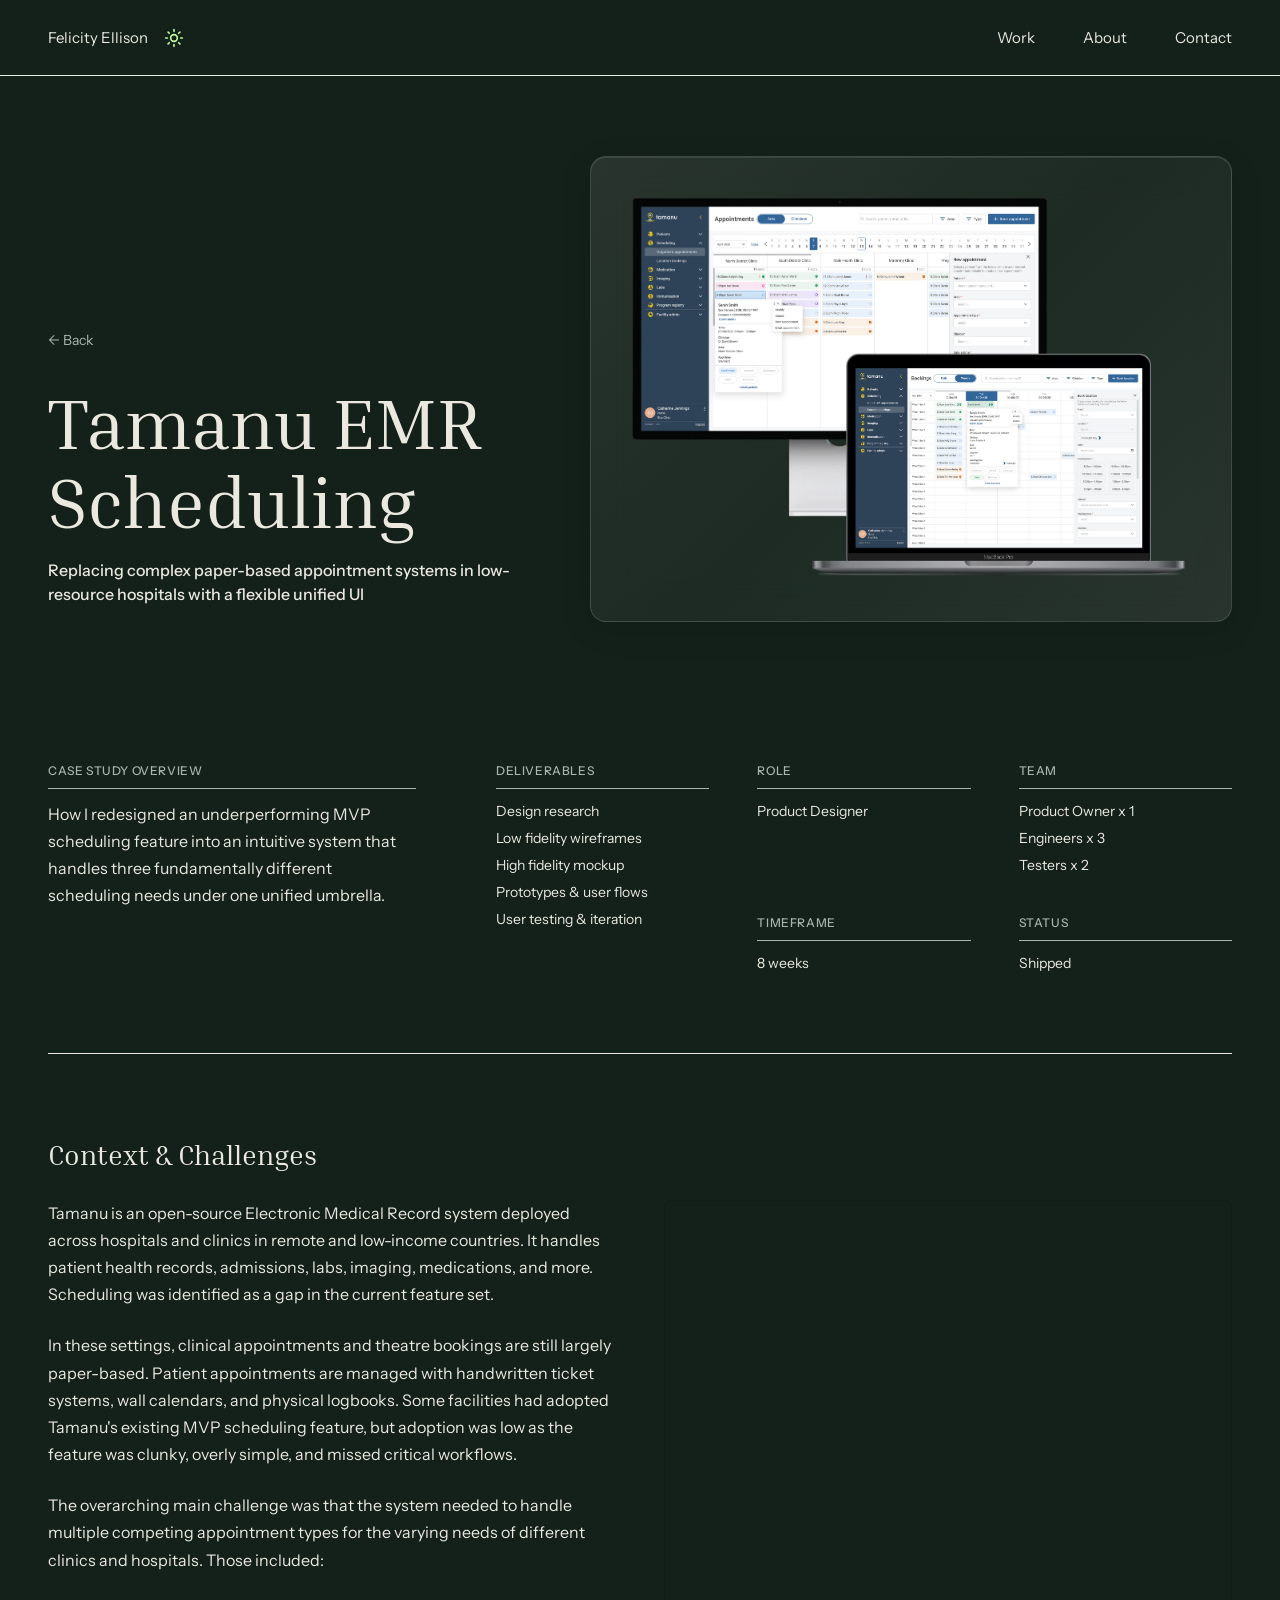
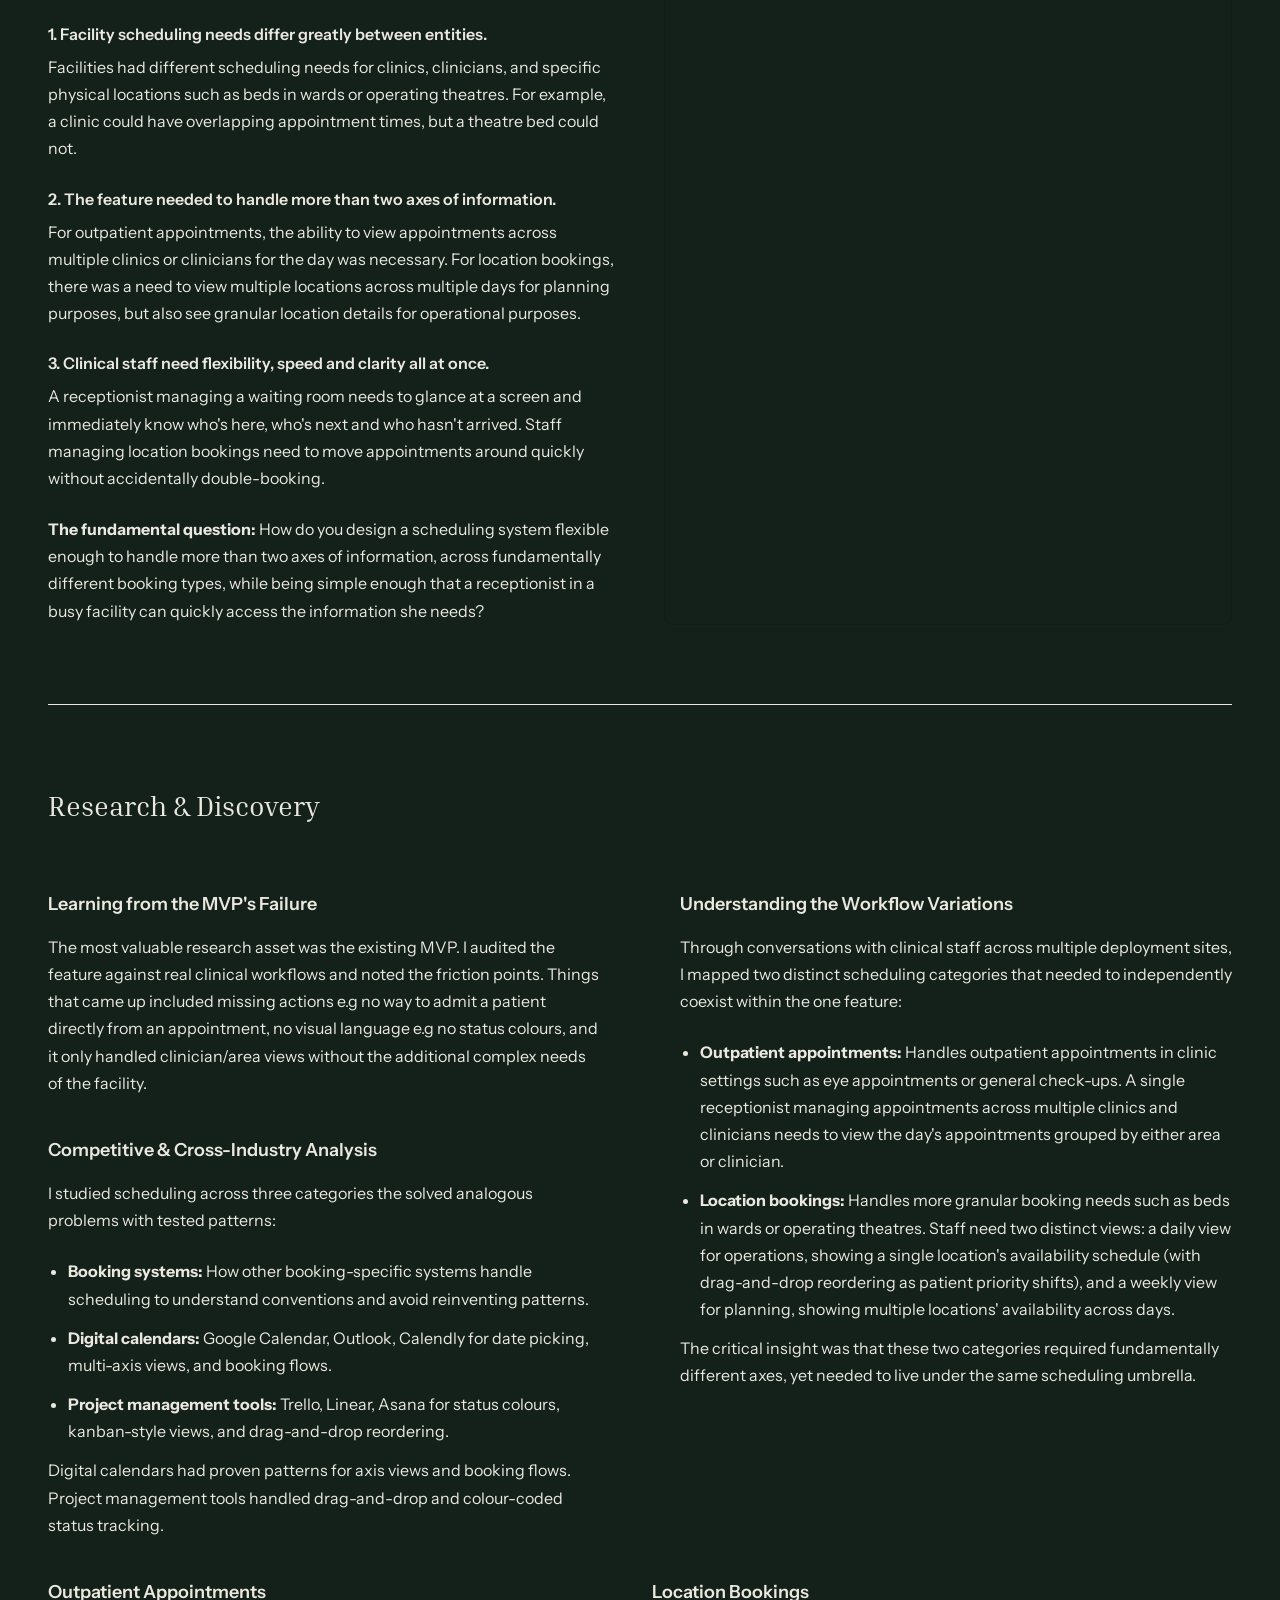
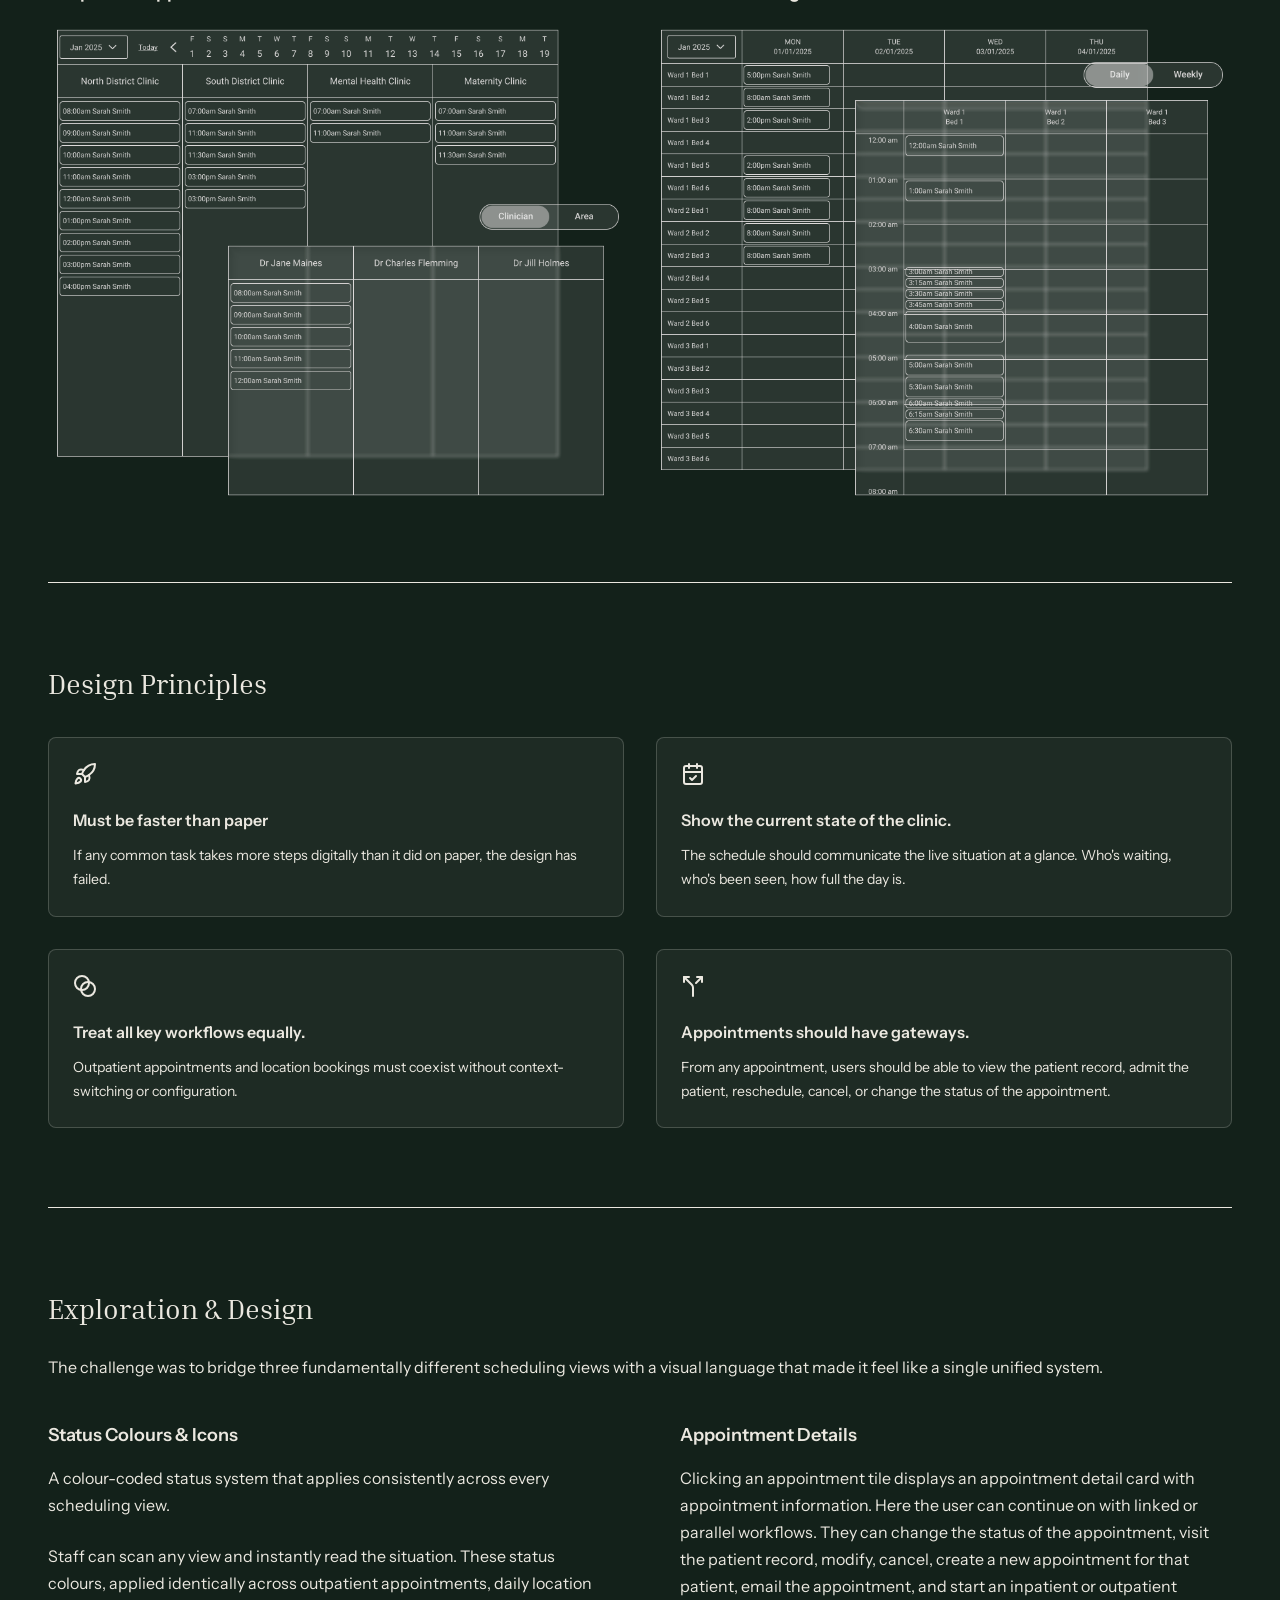
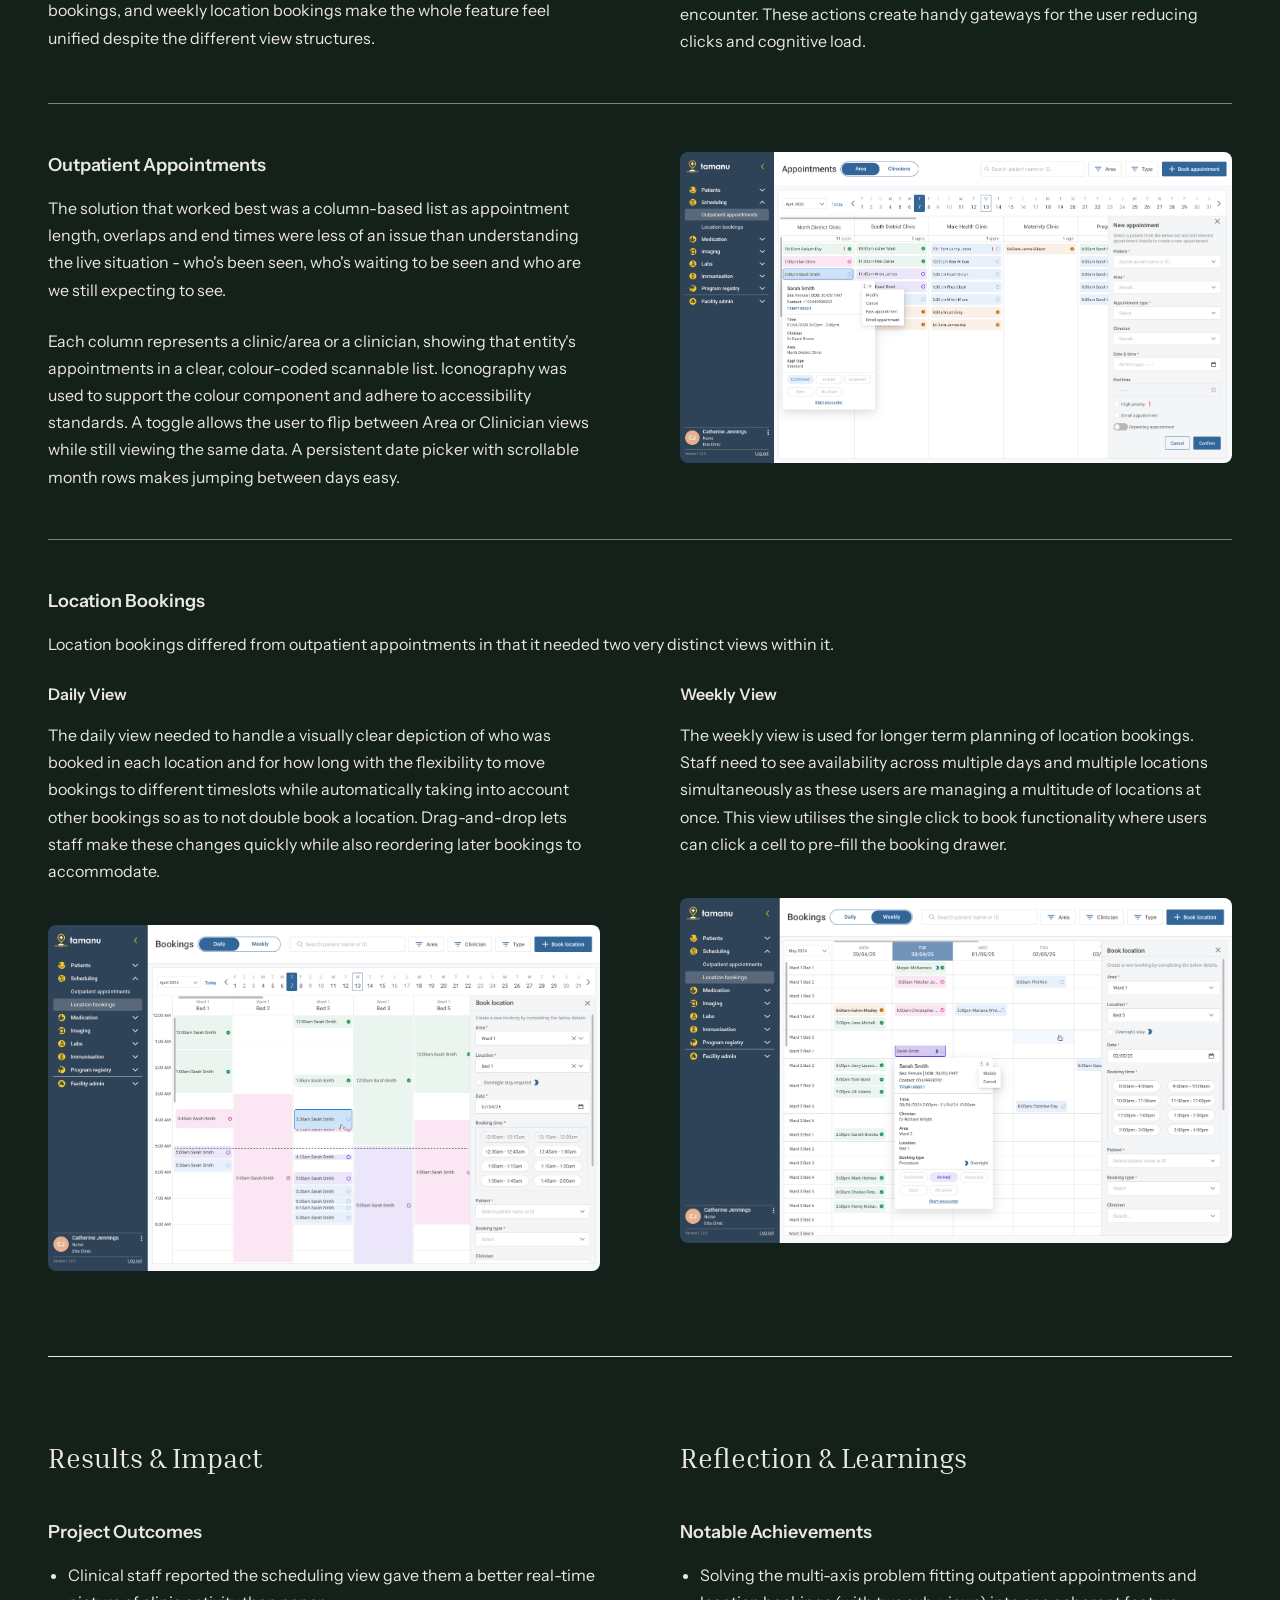
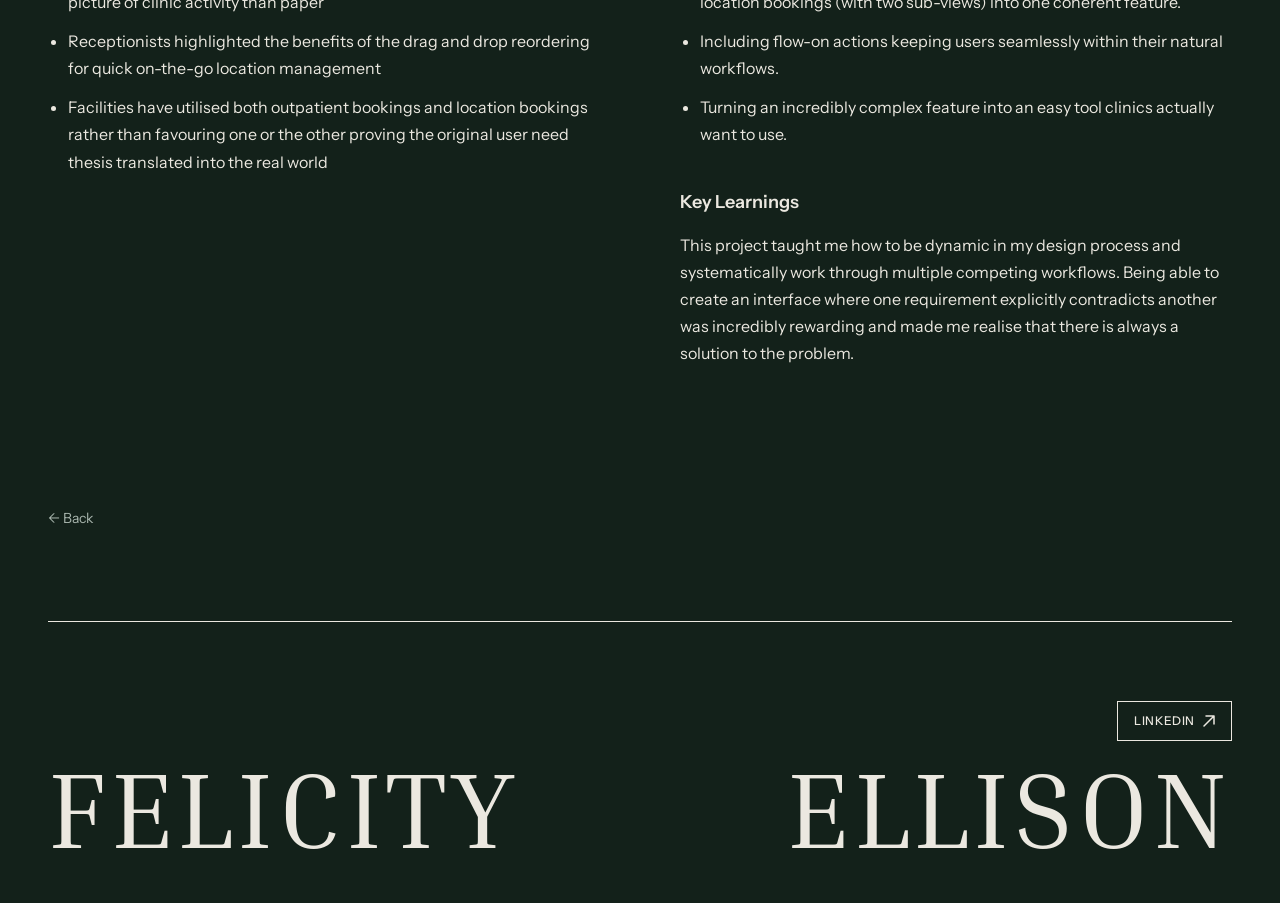
<file: case-study-tamanu/index.html>
<!DOCTYPE html>
<html lang="en">
<head>
    <meta charset="UTF-8">
    <meta name="viewport" content="width=device-width, initial-scale=1.0">
    <title>Felicity Ellison - Senior Product Designer</title>
    <link rel="icon" href="../assets/Favicon.svg" type="image/svg+xml">
    <link rel="preconnect" href="https://fonts.googleapis.com">
    <link rel="preconnect" href="https://fonts.gstatic.com" crossorigin>
    <link href="https://fonts.googleapis.com/css2?family=Instrument+Sans:wght@400;500;600;700&family=Inria+Serif:ital,wght@0,300;0,400;0,700;1,300;1,400;1,700&family=Caveat:wght@400;500;600;700&family=Reenie+Beanie&display=swap" rel="stylesheet">
    <link rel="stylesheet" href="../styles4.css">
    <link rel="stylesheet" href="../case-study.css">
</head>
<body>
    <header class="header">
        <div class="header-left">
            <a href="/" class="logo">Felicity Ellison</a>
            <button class="theme-toggle" aria-label="Toggle dark mode">
                <svg class="icon-sun" width="20" height="20" viewBox="0 0 24 24" fill="none" stroke="currentColor" stroke-width="2" stroke-linecap="round" stroke-linejoin="round" xmlns="http://www.w3.org/2000/svg">
                    <circle cx="12" cy="12" r="4"></circle>
                    <path d="M12 2v2"></path>
                    <path d="M12 20v2"></path>
                    <path d="m4.93 4.93 1.41 1.41"></path>
                    <path d="m17.66 17.66 1.41 1.41"></path>
                    <path d="M2 12h2"></path>
                    <path d="M20 12h2"></path>
                    <path d="m6.34 17.66-1.41 1.41"></path>
                    <path d="m19.07 4.93-1.41 1.41"></path>
                </svg>
                <svg class="icon-moon" width="20" height="20" viewBox="0 0 24 24" fill="none" stroke="currentColor" stroke-width="2" stroke-linecap="round" stroke-linejoin="round" xmlns="http://www.w3.org/2000/svg">
                    <path d="M21 12.79A9 9 0 1 1 11.21 3 7 7 0 0 0 21 12.79z"></path>
                </svg>
            </button>
        </div>
        <nav class="nav">
            <a href="/#work">Work</a>
            <a href="/#about">About</a>
            <a href="/#contact">Contact</a>
        </nav>
        <button class="mobile-menu-btn" aria-label="Toggle menu">
            <span></span>
            <span></span>
            <span></span>
        </button>
    </header>

    <main class="case-study">
        <section class="case-study-hero">
            <div class="case-study-hero-content">
                <a href="/" class="back-link">← Back</a>
                <h1 class="case-study-title">Tamanu EMR<br>Scheduling</h1>
                <h2 class="case-study-subtitle">Replacing complex paper-based appointment systems in low-resource hospitals with a flexible unified UI</h2>
            </div>
            <div class="case-study-hero-image">
                <img src="../assets/tamanu/frames/outpatient_and_location.png" alt="Tamanu scheduling interface">
            </div>
        </section>

        <section class="case-study-overview">
            <div class="overview-content">
                <h3>Case study overview</h3>
                <p>How I redesigned an underperforming MVP scheduling feature into an intuitive system that handles three fundamentally different scheduling needs under one unified umbrella.</p>
            </div>
            <div class="overview-meta">
                <div class="meta-column">
                    <div class="meta-item">
                        <h3>Deliverables</h3>
                        <ul>
                            <li>Design research</li>
                            <li>Low fidelity wireframes</li>
                            <li>High fidelity mockup</li>
                            <li>Prototypes & user flows</li>
                            <li>User testing & iteration</li>
                        </ul>
                    </div>
                </div>
                <div class="meta-column">
                    <div class="meta-item">
                        <h3>Role</h3>
                        <p>Product Designer</p>
                    </div>
                    <div class="meta-item">
                        <h3>Timeframe</h3>
                        <p>8 weeks</p>
                    </div>
                </div>
                <div class="meta-column">
                    <div class="meta-item">
                        <h3>Team</h3>
                        <ul>
                            <li>Product Owner x 1</li>
                            <li>Engineers x 3</li>
                            <li>Testers x 2</li>
                        </ul>
                    </div>
                    <div class="meta-item">
                        <h3>Status</h3>
                        <p>Shipped</p>
                    </div>
                </div>
            </div>
        </section>

        <section class="case-study-section">
            <h2>Context & Challenges</h2>
            <div class="context-layout">
                <div class="context-content">
                    <p>Tamanu is an open-source Electronic Medical Record system deployed across hospitals and clinics in remote and low-income countries. It handles patient health records, admissions, labs, imaging, medications, and more. Scheduling was identified as a gap in the current feature set.</p>

                    <p>In these settings, clinical appointments and theatre bookings are still largely paper-based. Patient appointments are managed with handwritten ticket systems, wall calendars, and physical logbooks. Some facilities had adopted Tamanu's existing MVP scheduling feature, but adoption was low as the feature was clunky, overly simple, and missed critical workflows.</p>

                    <p>The overarching main challenge was that the system needed to handle multiple competing appointment types for the varying needs of different clinics and hospitals. Those included:</p>

                    <div class="challenge-points">
                        <div class="challenge-point">
                            <h3>1. Facility scheduling needs differ greatly between entities.</h3>
                            <p>Facilities had different scheduling needs for clinics, clinicians, and specific physical locations such as beds in wards or operating theatres. For example, a clinic could have overlapping appointment times, but a theatre bed could not.</p>
                        </div>
                        <div class="challenge-point">
                            <h3>2. The feature needed to handle more than two axes of information.</h3>
                            <p>For outpatient appointments, the ability to view appointments across multiple clinics or clinicians for the day was necessary. For location bookings, there was a need to view multiple locations across multiple days for planning purposes, but also see granular location details for operational purposes.</p>
                        </div>
                        <div class="challenge-point">
                            <h3>3. Clinical staff need flexibility, speed and clarity all at once.</h3>
                            <p>A receptionist managing a waiting room needs to glance at a screen and immediately know who's here, who's next and who hasn't arrived. Staff managing location bookings need to move appointments around quickly without accidentally double-booking.</p>
                        </div>
                    </div>

                    <p><strong>The fundamental question:</strong> How do you design a scheduling system flexible enough to handle more than two axes of information, across fundamentally different booking types, while being simple enough that a receptionist in a busy facility can quickly access the information she needs?</p>
                </div>
                <div class="context-figma">
                    <iframe style="border: 1px solid rgba(0, 0, 0, 0.1); border-radius: 8px;" width="100%" height="100%" src="https://embed.figma.com/board/zIMd5Fibmg5Ic0bOpTr9do/Untitled?node-id=0-1&embed-host=share" allowfullscreen></iframe>
                </div>
            </div>
        </section>

        <section class="case-study-section">
            <h2>Research & Discovery</h2>
            <div class="two-column">
                <div class="column">
                    <h3 class="subsection-title">Learning from the MVP's Failure</h3>
                    <p>The most valuable research asset was the existing MVP. I audited the feature against real clinical workflows and noted the friction points. Things that came up included missing actions e.g no way to admit a patient directly from an appointment, no visual language e.g no status colours, and it only handled clinician/area views without the additional complex needs of the facility.</p>

                    <h3 class="subsection-title">Competitive & Cross-Industry Analysis</h3>
                    <p>I studied scheduling across three categories the solved analogous problems with tested patterns:</p>
                    <ul>
                        <li><strong>Booking systems:</strong> How other booking-specific systems handle scheduling to understand conventions and avoid reinventing patterns.</li>
                        <li><strong>Digital calendars:</strong> Google Calendar, Outlook, Calendly for date picking, multi-axis views, and booking flows.</li>
                        <li><strong>Project management tools:</strong> Trello, Linear, Asana for status colours, kanban-style views, and drag-and-drop reordering.</li>
                    </ul>
                    <p>Digital calendars had proven patterns for axis views and booking flows. Project management tools handled drag-and-drop and colour-coded status tracking.</p>
                </div>
                <div class="column">
                    <h3 class="subsection-title">Understanding the Workflow Variations</h3>
                    <p>Through conversations with clinical staff across multiple deployment sites, I mapped two distinct scheduling categories that needed to independently coexist within the one feature:</p>
                    <ul>
                        <li><strong>Outpatient appointments:</strong> Handles outpatient appointments in clinic settings such as eye appointments or general check-ups. A single receptionist managing appointments across multiple clinics and clinicians needs to view the day's appointments grouped by either area or clinician.</li>
                        <li><strong>Location bookings:</strong> Handles more granular booking needs such as beds in wards or operating theatres. Staff need two distinct views: a daily view for operations, showing a single location's availability schedule (with drag-and-drop reordering as patient priority shifts), and a weekly view for planning, showing multiple locations' availability across days.</li>
                    </ul>
                    <p>The critical insight was that these two categories required fundamentally different axes, yet needed to live under the same scheduling umbrella.</p>
                </div>
            </div>
            <div class="wireframe-grid" style="display: flex; gap: 24px; margin-top: 40px;">
                <div style="flex: 1;">
                    <h3 class="subsection-title" style="margin-top: 0;">Outpatient Appointments</h3>
                    <div class="mockup-image" style="margin-top: 0;">
                        <img class="wireframe-dark" src="../assets/tamanu/outpatient_appointments_wireframe_dark.png" alt="Outpatient appointments wireframe showing clinic and clinician views">
                        <img class="wireframe-light" src="../assets/tamanu/outpatient_appointments_wireframe_light.png" alt="Outpatient appointments wireframe showing clinic and clinician views">
                    </div>
                </div>
                <div style="flex: 1;">
                    <h3 class="subsection-title" style="margin-top: 0;">Location Bookings</h3>
                    <div class="mockup-image" style="margin-top: 0;">
                        <img class="wireframe-dark" src="../assets/tamanu/location_bookings_wireframe_dark.png" alt="Location bookings wireframe showing weekly and daily views">
                        <img class="wireframe-light" src="../assets/tamanu/location_bookings_wireframe_light.png" alt="Location bookings wireframe showing weekly and daily views">
                    </div>
                </div>
            </div>
        </section>

        <section class="case-study-section">
            <h2>Design Principles</h2>
            <div class="principles-grid">
                <div class="principle">
                    <svg class="principle-icon" width="24" height="24" viewBox="0 0 24 24" fill="none" stroke="currentColor" stroke-width="2" stroke-linecap="round" stroke-linejoin="round" xmlns="http://www.w3.org/2000/svg">
                        <path d="M4.5 16.5c-1.5 1.26-2 5-2 5s3.74-.5 5-2c.71-.84.7-2.13-.09-2.91a2.18 2.18 0 0 0-2.91-.09z"></path>
                        <path d="m12 15-3-3a22 22 0 0 1 2-3.95A12.88 12.88 0 0 1 22 2c0 2.72-.78 7.5-6 11a22.35 22.35 0 0 1-4 2z"></path>
                        <path d="M9 12H4s.55-3.03 2-4c1.62-1.08 5 0 5 0"></path>
                        <path d="M12 15v5s3.03-.55 4-2c1.08-1.62 0-5 0-5"></path>
                    </svg>
                    <h3>Must be faster than paper</h3>
                    <p>If any common task takes more steps digitally than it did on paper, the design has failed.</p>
                </div>
                <div class="principle">
                    <svg class="principle-icon" width="24" height="24" viewBox="0 0 24 24" fill="none" stroke="currentColor" stroke-width="2" stroke-linecap="round" stroke-linejoin="round" xmlns="http://www.w3.org/2000/svg">
                        <path d="M8 2v4"></path>
                        <path d="M16 2v4"></path>
                        <rect width="18" height="18" x="3" y="4" rx="2"></rect>
                        <path d="M3 10h18"></path>
                        <path d="m9 16 2 2 4-4"></path>
                    </svg>
                    <h3>Show the current state of the clinic.</h3>
                    <p>The schedule should communicate the live situation at a glance. Who's waiting, who's been seen, how full the day is.</p>
                </div>
                <div class="principle">
                    <svg class="principle-icon" width="24" height="24" viewBox="0 0 24 24" fill="none" stroke="currentColor" stroke-width="2" stroke-linecap="round" stroke-linejoin="round" xmlns="http://www.w3.org/2000/svg">
                        <circle cx="9" cy="9" r="7"></circle>
                        <circle cx="15" cy="15" r="7"></circle>
                    </svg>
                    <h3>Treat all key workflows equally.</h3>
                    <p>Outpatient appointments and location bookings must coexist without context-switching or configuration.</p>
                </div>
                <div class="principle">
                    <svg class="principle-icon" width="24" height="24" viewBox="0 0 24 24" fill="none" stroke="currentColor" stroke-width="2" stroke-linecap="round" stroke-linejoin="round" xmlns="http://www.w3.org/2000/svg">
                        <path d="M16 3h5v5"></path>
                        <path d="M8 3H3v5"></path>
                        <path d="M12 22v-8.3a4 4 0 0 0-1.172-2.872L3 3"></path>
                        <path d="m15 9 6-6"></path>
                    </svg>
                    <h3>Appointments should have gateways.</h3>
                    <p>From any appointment, users should be able to view the patient record, admit the patient, reschedule, cancel, or change the status of the appointment.</p>
                </div>
            </div>
        </section>

        <section class="case-study-section">
            <h2>Exploration & Design</h2>
            <p class="full-width">The challenge was to bridge three fundamentally different scheduling views with a visual language that made it feel like a single unified system.</p>

            <div class="two-column subsection-divider" style="margin-top: 40px;">
                <div class="column">
                    <h3 class="subsection-title" style="margin-top: 0;">Status Colours & Icons</h3>
                    <p>A colour-coded status system that applies consistently across every scheduling view.</p>
                    <p>Staff can scan any view and instantly read the situation. These status colours, applied identically across outpatient appointments, daily location bookings, and weekly location bookings make the whole feature feel unified despite the different view structures.</p>
                </div>
                <div class="column">
                    <h3 class="subsection-title" style="margin-top: 0;">Appointment Details</h3>
                    <p>Clicking an appointment tile displays an appointment detail card with appointment information. Here the user can continue on with linked or parallel workflows. They can change the status of the appointment, visit the patient record, modify, cancel, create a new appointment for that patient, email the appointment, and start an inpatient or outpatient encounter. These actions create handy gateways for the user reducing clicks and cognitive load.</p>
                </div>
            </div>

            <div class="two-column subsection-divider" style="margin-top: 48px;">
                <div class="column">
                    <h3 class="subsection-title" style="margin-top: 0;">Outpatient Appointments</h3>
                    <p>The solution that worked best was a column-based list as appointment length, overlaps and end times were less of an issue than understanding the live situation - who's been seen, who's waiting to be seen and who are we still expecting to see.</p>
                    <p>Each column represents a clinic/area or a clinician, showing that entity's appointments in a clear, colour-coded scannable list. Iconography was used to support the colour component and adhere to accessibility standards. A toggle allows the user to flip between Area or Clinician views while still viewing the same data. A persistent date picker with scrollable month rows makes jumping between days easy.</p>
                </div>
                <div class="column">
                    <div class="mockup-image" style="margin-top: 0;">
                        <img src="../assets/tamanu/screens/Case study/Outpatient Appointments.png" alt="Outpatient Appointments view showing clinic columns with colour-coded appointments">
                    </div>
                </div>
            </div>

            <h3 class="subsection-title" style="margin-top: 48px;">Location Bookings</h3>
            <p>Location bookings differed from outpatient appointments in that it needed two very distinct views within it.</p>

            <div class="two-column" style="margin-top: 24px;">
                <div class="column">
                    <h4 class="subsection-title" style="margin-top: 0; font-size: 16px;">Daily View</h4>
                    <p>The daily view needed to handle a visually clear depiction of who was booked in each location and for how long with the flexibility to move bookings to different timeslots while automatically taking into account other bookings so as to not double book a location. Drag-and-drop lets staff make these changes quickly while also reordering later bookings to accommodate.</p>
                    <div class="mockup-image">
                        <img src="../assets/tamanu/screens/Case study/Location bookings - daily.png" alt="Location bookings daily view with drag-and-drop scheduling">
                    </div>
                </div>
                <div class="column">
                    <h4 class="subsection-title" style="margin-top: 0; font-size: 16px;">Weekly View</h4>
                    <p>The weekly view is used for longer term planning of location bookings. Staff need to see availability across multiple days and multiple locations simultaneously as these users are managing a multitude of locations at once. This view utilises the single click to book functionality where users can click a cell to pre-fill the booking drawer.</p>
                    <div class="mockup-image">
                        <img src="../assets/tamanu/screens/Case study/Location bookings - weekly.png" alt="Location bookings weekly view showing availability across days">
                    </div>
                </div>
            </div>
        </section>

        <section class="case-study-section no-divider">
            <div class="two-column">
                <div class="column">
                    <h2>Results & Impact</h2>

                    <h3 class="subsection-title">Project Outcomes</h3>
                    <ul>
                        <li>Clinical staff reported the scheduling view gave them a better real-time picture of clinic activity than paper</li>
                        <li>Receptionists highlighted the benefits of the drag and drop reordering for quick on-the-go location management</li>
                        <li>Facilities have utilised both outpatient bookings and location bookings rather than favouring one or the other proving the original user need thesis translated into the real world</li>
                    </ul>
                </div>
                <div class="column">
                    <h2>Reflection & Learnings</h2>

                    <h3 class="subsection-title">Notable Achievements</h3>
                    <ul>
                        <li>Solving the multi-axis problem fitting outpatient appointments and location bookings (with two sub-views) into one coherent feature.</li>
                        <li>Including flow-on actions keeping users seamlessly within their natural workflows.</li>
                        <li>Turning an incredibly complex feature into an easy tool clinics actually want to use.</li>
                    </ul>

                    <h3 class="subsection-title">Key Learnings</h3>
                    <p>This project taught me how to be dynamic in my design process and systematically work through multiple competing workflows. Being able to create an interface where one requirement explicitly contradicts another was incredibly rewarding and made me realise that there is always a solution to the problem.</p>
                </div>
            </div>
        </section>

        <section class="case-study-nav">
            <a href="/" class="back-link">← Back</a>
        </section>
    </main>

    <footer id="contact" class="footer">
        <div class="footer-content">
            <div class="footer-name-wrapper">
                <a href="https://www.linkedin.com/in/felicity-e-42785330/" target="_blank" rel="noopener" class="linkedin-btn">
                    LINKEDIN
                    <svg width="12" height="12" viewBox="0 0 12 12" fill="none" xmlns="http://www.w3.org/2000/svg">
                        <path d="M1 11L11 1M11 1H3M11 1V9" stroke="currentColor" stroke-width="1.5" stroke-linecap="round" stroke-linejoin="round"/>
                    </svg>
                </a>
                <svg class="footer-name-svg" viewBox="0 0 1000 100" preserveAspectRatio="none">
                    <text x="0" y="80" font-family="Inria Serif, Georgia, serif" font-size="90" font-weight="400" letter-spacing="4" fill="#EBE8E0">FELICITY</text>
                    <text x="1000" y="80" font-family="Inria Serif, Georgia, serif" font-size="90" font-weight="400" letter-spacing="4" fill="#EBE8E0" text-anchor="end">ELLISON</text>
                </svg>
            </div>
        </div>
    </footer>

    <script>
        // Mobile menu toggle
        const menuBtn = document.querySelector('.mobile-menu-btn');
        const nav = document.querySelector('.nav');

        menuBtn.addEventListener('click', () => {
            nav.classList.toggle('active');
            menuBtn.classList.toggle('active');
        });

        // Theme toggle (dark/light mode)
        const themeToggle = document.querySelector('.theme-toggle');

        themeToggle.addEventListener('click', () => {
            document.body.classList.toggle('light-mode');

            // Save preference to localStorage
            const isLightMode = document.body.classList.contains('light-mode');
            localStorage.setItem('theme', isLightMode ? 'light' : 'dark');
        });

        // Check for saved theme preference on load (default is dark mode)
        const savedTheme = localStorage.getItem('theme');
        if (savedTheme === 'light') {
            document.body.classList.add('light-mode');
        } else {
            document.body.classList.remove('light-mode');
        }

        // Hide header on scroll down, show on scroll up
        const header = document.querySelector('.header');
        let lastScroll = 0;

        window.addEventListener('scroll', () => {
            const currentScroll = window.pageYOffset;

            if (currentScroll <= 0) {
                header.classList.remove('header-hidden');
                return;
            }

            if (currentScroll > lastScroll) {
                header.classList.add('header-hidden');
            } else {
                header.classList.remove('header-hidden');
            }

            lastScroll = currentScroll;
        });

        // Scroll reveal animations
        const observerOptions = {
            threshold: 0.1,
            rootMargin: '0px 0px -50px 0px'
        };

        const observer = new IntersectionObserver((entries) => {
            entries.forEach(entry => {
                if (entry.isIntersecting) {
                    entry.target.classList.add('visible');
                }
            });
        }, observerOptions);

        document.querySelectorAll('.footer-name-wrapper').forEach(el => {
            observer.observe(el);
        });
    </script>
</body>
</html>
</file>
<file: styles4.css>
/* Reset and base styles */
*, *::before, *::after {
    margin: 0;
    padding: 0;
    box-sizing: border-box;
}

:root {
    --bg-color: #13211A;
    --bg-light: #EBE8E0;
    --text-color: #EBE8E0;
    --text-dark: #1a1a1a;
    --text-secondary: #a8b5ad;
    --dark-bg: #1a1a1a;
    --accent-green: #8fb573;
    --tan-bg: #C4A77D;
    --olive-bg: #C6E52B;
    --beige-bg: #B5C4C1;
}

/* Light mode */
.light-mode {
    --bg-color: #EBE8E0;
    --text-color: #13211A;
    --text-secondary: #4a5a50;
}

.light-mode .theme-toggle {
    color: #13211A;
}

.light-mode .project-card {
    background-color: #EBE8E0;
}

.light-mode .project-card.tamanu .project-card-footer,
.light-mode .project-card.datatrak .project-card-footer,
.light-mode .project-card.tupaia .project-card-footer {
    background-color: transparent;
}

.light-mode .project-card.tamanu .project-title,
.light-mode .project-card.datatrak .project-title,
.light-mode .project-card.tupaia .project-title,
.light-mode .project-card.tamanu .project-subtitle,
.light-mode .project-card.datatrak .project-subtitle,
.light-mode .project-card.tupaia .project-subtitle {
    color: #13211A;
    background-color: transparent;
}

.light-mode .project-card.tamanu .case-study-link,
.light-mode .project-card.datatrak .case-study-link,
.light-mode .project-card.tupaia .case-study-link {
    color: #EBE8E0 !important;
    background-color: #13211A !important;
    border-color: #13211A !important;
    opacity: 1 !important;
}

.light-mode .project-card.tamanu .case-study-link:hover,
.light-mode .project-card.datatrak .case-study-link:hover,
.light-mode .project-card.tupaia .case-study-link:hover {
    background-color: transparent !important;
    color: #13211A !important;
    border-color: #13211A !important;
}

/* Project card background dark/light mode switching */
.project-card .project-card-mockups-inner.bg-dark {
    display: flex;
}

.project-card .project-card-mockups-inner.bg-light {
    display: none !important;
}

.light-mode .project-card .project-card-mockups-inner.bg-dark {
    display: none !important;
}

.light-mode .project-card .project-card-mockups-inner.bg-light {
    display: flex !important;
}

.light-mode .skill-tag {
    border-color: rgba(19, 33, 26, 0.5);
}

.light-mode .skills-banner-wrapper::before {
    background: linear-gradient(to right, var(--bg-color), transparent);
}

.light-mode .skills-banner-wrapper::after {
    background: linear-gradient(to left, var(--bg-color), transparent);
}

.light-mode .footer-name-svg text {
    fill: #13211A;
}

.light-mode .header::after,
.light-mode .hero::after,
.light-mode .about::before,
.light-mode .experience::before,
.light-mode .education::before,
.light-mode .footer::before {
    background-color: #13211A;
}

.light-mode .experience-item,
.light-mode .education-item {
    border-bottom-color: rgba(19, 33, 26, 0.2);
}

html {
    scroll-behavior: smooth;
}

body {
    font-family: 'Instrument Sans', -apple-system, BlinkMacSystemFont, sans-serif;
    background-color: var(--bg-color);
    color: var(--text-color);
    line-height: 1.5;
    font-size: 16px;
}

/* Header */
.header {
    display: flex;
    justify-content: space-between;
    align-items: center;
    padding: 24px 48px;
    position: sticky;
    top: 0;
    background-color: var(--bg-color);
    z-index: 100;
    transition: transform 0.3s ease;
}

.header-hidden {
    transform: translateY(-100%);
}

.header::after {
    content: '';
    position: absolute;
    bottom: 0;
    left: 0;
    right: 0;
    height: 1px;
    background-color: #EBE8E0;
}

.header-left {
    display: flex;
    align-items: center;
    gap: 12px;
}

.theme-toggle {
    background: none;
    border: none;
    cursor: pointer;
    color: #C0FA9B;
    padding: 4px;
    display: flex;
    align-items: center;
    justify-content: center;
    transition: opacity 0.2s;
}

.theme-toggle:hover {
    opacity: 0.7;
}

/* Icon visibility */
.theme-toggle .icon-moon {
    display: none;
}

.light-mode .theme-toggle .icon-sun {
    display: none;
}

.light-mode .theme-toggle .icon-moon {
    display: block;
}

/* Section divider */
.section-divider {
    position: relative;
}

.section-divider::before {
    content: '';
    position: absolute;
    top: 0;
    left: 48px;
    right: 48px;
    height: 1px;
    background-color: var(--text-color);
}

.logo {
    font-family: 'Instrument Sans', -apple-system, BlinkMacSystemFont, sans-serif;
    font-size: 15px;
    font-weight: 400;
    letter-spacing: 0;
    text-decoration: none;
    color: var(--text-color);
}

.nav {
    display: flex;
    gap: 48px;
}

.nav a {
    text-decoration: none;
    color: var(--text-color);
    font-size: 15px;
    transition: opacity 0.2s;
}

.nav a:hover {
    opacity: 0.6;
}

.mobile-menu-btn {
    display: none;
    flex-direction: column;
    gap: 5px;
    background: none;
    border: none;
    cursor: pointer;
    padding: 8px;
}

.mobile-menu-btn span {
    display: block;
    width: 24px;
    height: 2px;
    background-color: var(--text-color);
    transition: transform 0.3s, opacity 0.3s;
}

/* Hero */
.hero {
    display: flex;
    flex-direction: column;
    gap: 240px;
    padding: 240px 48px 0;
    min-height: auto;
    position: relative;
}

.hero::after {
    content: '';
    position: absolute;
    bottom: 0;
    left: 48px;
    right: 48px;
    height: 1px;
    background-color: #EBE8E0;
}

.hero-headline {
    font-family: 'Inria Serif', Georgia, serif;
    font-size: clamp(32px, 5.5vw, 64px);
    font-weight: 400;
    line-height: 1.15;
    color: var(--text-color);
    width: 100%;
}

.hero-headline .script {
    font-family: 'Inria Serif', Georgia, serif;
    font-style: italic;
}

.hero-headline .handwritten {
    font-family: 'Reenie Beanie', cursive;
    font-weight: 400;
}

/* Skills banner */
.skills-banner-wrapper {
    width: 100vw;
    margin-left: calc(-48px);
    overflow: hidden;
    position: relative;
    padding-bottom: 40px;
}

.skills-banner-wrapper::before,
.skills-banner-wrapper::after {
    content: '';
    position: absolute;
    top: 0;
    bottom: 0;
    width: 60px;
    z-index: 2;
    pointer-events: none;
}

.skills-banner-wrapper::before {
    left: 0;
    background: linear-gradient(to right, var(--bg-color), transparent);
}

.skills-banner-wrapper::after {
    right: 0;
    background: linear-gradient(to left, var(--bg-color), transparent);
}

.skills-tags {
    display: flex;
    gap: 10px;
    animation: scrollBanner 25s linear infinite;
    width: max-content;
}

@keyframes scrollBanner {
    0% {
        transform: translateX(0);
    }
    100% {
        transform: translateX(-25%);
    }
}

.skill-tag {
    display: inline-block;
    padding: 8px 16px;
    border: 1px solid rgba(235, 232, 224, 0.5);
    border-radius: 0;
    font-size: 14px;
    color: var(--text-color);
    background: transparent;
    white-space: nowrap;
    flex-shrink: 0;
    pointer-events: none;
}

.hero-image {
    display: none;
}

.hero-content {
    text-align: left;
}

.profile-photo {
    width: 280px;
    height: 280px;
    border-radius: 50%;
    object-fit: cover;
    background-color: #ddd;
}

.profile-photo-placeholder {
    width: 280px;
    height: 280px;
    border-radius: 50%;
    background-color: #ccc;
    background-image: url('assets/profile.jpg');
    background-size: cover;
    background-position: center;
}

/* Section titles */
.section-title {
    font-family: 'Inria Serif', Georgia, serif;
    font-size: clamp(36px, 5vw, 56px);
    font-weight: 400;
    margin-bottom: 48px;
    line-height: 1;
    color: var(--text-color);
}

/* Remove margin when title is in grid layout sections */
.about .section-title,
.experience .section-title,
.education .section-title {
    margin-bottom: 0;
}

.section-title-small {
    font-size: 14px;
    font-weight: 400;
    margin-bottom: 32px;
    color: var(--text-color);
}

/* Work section */
.work {
    padding: 40px 48px 80px;
    position: relative;
}

.work::before {
    display: none;
}

/* New project card styles */
.project-card {
    position: relative;
    border-radius: 8px;
    overflow: hidden;
    margin-bottom: 24px;
    width: 100%;
    aspect-ratio: 1048 / 700;
    background-color: #13211A;
}

.project-card.tamanu {
    overflow: visible;
    margin-bottom: 80px;
    max-width: none;
    width: 100%;
    margin-left: 0;
    margin-right: 0;
    aspect-ratio: auto;
    border-radius: 0;
    display: flex;
    flex-direction: row;
    border: none;
}

.project-card.tamanu .project-card-bg {
    border-radius: 0;
    bottom: auto;
    height: 100%;
}

.project-card-bg {
    position: absolute;
    top: 0;
    left: 0;
    right: 0;
    bottom: 0;
    background-size: cover;
    background-position: center;
    z-index: 1;
}

.project-card-content {
    position: relative;
    z-index: 2;
    display: flex;
    justify-content: space-between;
    height: 100%;
}

/* Tamanu card specific styles */
.project-card.tamanu .project-card-content {
    position: relative;
    display: flex;
    flex-direction: row;
    height: auto;
    padding: 0;
    width: 100%;
}

.project-card.tamanu .project-card-mockups {
    position: relative;
    width: 60%;
    aspect-ratio: 4 / 3;
    display: flex;
    align-items: center;
    justify-content: center;
    padding: 0;
}

.project-card.tamanu .project-card-mockups-inner {
    width: 100%;
    height: 100%;
    display: flex;
    align-items: center;
    justify-content: center;
    border: none;
    padding: 0;
    background-size: 95%;
    background-position: center;
    background-repeat: no-repeat;
}

.project-card.tamanu .mockup-desktop {
    width: 80%;
    max-width: 848px;
    height: auto;
    filter: drop-shadow(0 25px 50px rgba(0,0,0,0.3));
}

.project-card.tamanu .project-card-footer {
    display: flex;
    flex-direction: column;
    justify-content: flex-end;
    align-items: flex-start;
    width: 40%;
    padding: 48px 48px 3.5% 24px;
    background-color: #13211A;
    gap: 24px;
}

.project-card.tamanu .project-card-footer-left {
    display: flex;
    flex-direction: column;
    gap: 12px;
}

.project-card.tamanu .project-title {
    font-family: 'Instrument Sans', -apple-system, BlinkMacSystemFont, sans-serif;
    font-size: 16px;
    font-weight: 700;
    letter-spacing: 0.02em;
    color: #EBE8E0;
    margin: 0;
}

.project-card.tamanu .project-subtitle {
    font-family: 'Instrument Sans', -apple-system, BlinkMacSystemFont, sans-serif;
    font-size: 14px;
    font-weight: 400;
    color: #EBE8E0;
    margin: 0;
}

.project-card.tamanu .case-study-link {
    display: inline-flex;
    align-items: center;
    gap: 8px;
    padding: 12px 24px;
    border: 1px solid #EBE8E0;
    border-radius: 0;
    font-size: 14px;
    color: #13211A;
    background-color: #EBE8E0;
    text-decoration: none;
    font-weight: 500;
    letter-spacing: 0.02em;
    transition: background-color 0.2s, color 0.2s;
}

.project-card.tamanu .case-study-link:hover {
    background-color: transparent;
    color: #EBE8E0;
    border-color: #EBE8E0;
}

/* DataTrak card specific styles */
.project-card.datatrak {
    overflow: visible;
    margin-bottom: 80px;
    max-width: none;
    width: 100%;
    margin-left: 0;
    margin-right: 0;
    aspect-ratio: auto;
    border-radius: 0;
    display: flex;
    flex-direction: row;
    border: none;
}

.project-card.datatrak .project-card-bg {
    border-radius: 0;
    bottom: auto;
    height: 100%;
}

.project-card.datatrak .project-card-content {
    position: relative;
    display: flex;
    flex-direction: row;
    height: auto;
    padding: 0;
    width: 100%;
}

.project-card.datatrak .project-card-mockups {
    position: relative;
    width: 60%;
    aspect-ratio: 4 / 3;
    display: flex;
    align-items: center;
    justify-content: center;
    padding: 0;
}

.project-card.datatrak .project-card-mockups-inner {
    width: 100%;
    height: 100%;
    display: flex;
    align-items: center;
    justify-content: center;
    border: none;
    padding: 0;
    background-size: 95%;
    background-position: center;
    background-repeat: no-repeat;
}

.project-card.datatrak .mockup-devices {
    width: 73%;
    max-width: 765px;
    height: auto;
    filter: drop-shadow(0 25px 50px rgba(0,0,0,0.3));
}

.project-card.datatrak .project-card-footer {
    display: flex;
    flex-direction: column;
    justify-content: flex-end;
    align-items: flex-start;
    width: 40%;
    padding: 48px 48px 3.5% 24px;
    background-color: #13211A;
    gap: 24px;
}

.project-card.datatrak .project-card-footer-left {
    display: flex;
    flex-direction: column;
    gap: 12px;
}

.project-card.datatrak .project-title {
    font-family: 'Instrument Sans', -apple-system, BlinkMacSystemFont, sans-serif;
    font-size: 16px;
    font-weight: 700;
    letter-spacing: 0.02em;
    color: #EBE8E0;
    margin: 0;
}

.project-card.datatrak .project-subtitle {
    font-family: 'Instrument Sans', -apple-system, BlinkMacSystemFont, sans-serif;
    font-size: 14px;
    font-weight: 400;
    color: #EBE8E0;
    margin: 0;
}

.project-card.datatrak .case-study-link {
    display: inline-flex;
    align-items: center;
    gap: 8px;
    padding: 12px 24px;
    border: 1px solid #EBE8E0;
    border-radius: 0;
    font-size: 14px;
    color: #13211A;
    background-color: #EBE8E0;
    text-decoration: none;
    font-weight: 500;
    letter-spacing: 0.02em;
    transition: background-color 0.2s, color 0.2s;
}

.project-card.datatrak .case-study-link:hover {
    background-color: transparent;
    color: #EBE8E0;
    border-color: #EBE8E0;
}

/* Tupaia card specific styles */
.project-card.tupaia {
    overflow: visible;
    margin-bottom: 80px;
    max-width: none;
    width: calc(75vw - 288px);
    margin-left: calc(12.5vw + 96px);
    margin-right: calc(12.5vw + 96px);
    aspect-ratio: auto;
    border-radius: 0;
    display: flex;
    flex-direction: column;
}

.project-card.tupaia .project-card-bg {
    border-radius: 0;
    bottom: auto;
    height: 100%;
}

.project-card.tupaia .project-card-content {
    position: relative;
    display: flex;
    flex-direction: column;
    height: auto;
    padding: 0;
}

.project-card.tupaia .project-card-mockups {
    position: relative;
    aspect-ratio: 16 / 10;
    display: flex;
    align-items: center;
    justify-content: center;
    padding: 60px;
}

.project-card.tupaia .mockup-laptop {
    width: 95%;
    max-width: 950px;
    height: auto;
    filter: drop-shadow(0 25px 50px rgba(0,0,0,0.3));
}

.project-card.tupaia .project-card-footer {
    display: flex;
    justify-content: space-between;
    align-items: flex-end;
    padding: 16px 0 32px 0;
    background-color: #13211A;
}

.project-card.tupaia .project-card-footer-left {
    display: flex;
    flex-direction: column;
    gap: 4px;
}

.project-card.tupaia .project-title {
    font-family: 'Instrument Sans', -apple-system, BlinkMacSystemFont, sans-serif;
    font-size: 16px;
    font-weight: 700;
    letter-spacing: 0.02em;
    color: #EBE8E0;
    margin: 0;
}

.project-card.tupaia .project-subtitle {
    font-family: 'Instrument Sans', -apple-system, BlinkMacSystemFont, sans-serif;
    font-size: 14px;
    font-weight: 400;
    color: #EBE8E0;
    margin: 0;
}

.project-card.tupaia .case-study-link {
    display: inline-flex;
    align-items: center;
    gap: 8px;
    padding: 10px 20px;
    border: 1px solid #EBE8E0;
    border-radius: 0;
    font-size: 12px;
    color: #EBE8E0;
    text-decoration: none;
    font-weight: 500;
    letter-spacing: 0.05em;
    transition: background-color 0.2s, color 0.2s;
}

.project-card.tupaia .case-study-link:hover {
    background-color: #EBE8E0;
    color: #13211A;
}

/* Default styles for other cards (will be overridden) */
.project-card-info {
    display: flex;
    flex-direction: column;
    gap: 50px;
    padding: 150px 0 285px 80px;
}

.project-logo {
    height: 52px;
    width: auto;
    object-fit: contain;
    object-position: left;
    align-self: flex-start;
}

.project-heading {
    font-family: 'Instrument Sans', -apple-system, BlinkMacSystemFont, sans-serif;
    font-size: 43px;
    font-weight: 600;
    line-height: 1.1;
    letter-spacing: 0;
    color: white;
}

.project-heading.italic {
    font-style: italic;
}

.project-card .case-study-link {
    font-size: 14px;
    color: white;
    text-decoration: none;
    font-weight: 400;
    opacity: 0.85;
}

.project-card .case-study-link:hover {
    opacity: 1;
    text-decoration: none;
}

.project-card-mockups {
    position: absolute;
    right: 0;
    bottom: 0;
    display: flex;
    align-items: flex-end;
}

.mockup-desktop {
    width: 100%;
    height: auto;
    object-fit: contain;
    filter: drop-shadow(0 25px 50px rgba(0,0,0,0.3));
}

.mockup-laptop {
    width: 100%;
    height: auto;
    object-fit: contain;
    filter: drop-shadow(0 25px 50px rgba(0,0,0,0.3));
}

/* Additional Work Grid */
.additional-work-grid {
    display: grid;
    grid-template-columns: repeat(3, 1fr);
    width: 100vw;
    margin-left: calc(-48px);
    gap: 0;
}

.additional-work-grid img {
    width: 100%;
    height: 100%;
    object-fit: cover;
    display: block;
}

/* About section */
.about {
    padding: 80px 48px;
    display: grid;
    grid-template-columns: 1fr 2fr;
    gap: 48px;
    position: relative;
    align-items: start;
    background-color: var(--bg-color);
    color: var(--text-color);
}

.about::before {
    content: '';
    position: absolute;
    top: 0;
    left: 48px;
    right: 48px;
    height: 1px;
    background-color: #EBE8E0;
}

.about .section-title {
    color: var(--text-color);
    margin-bottom: 0;
}

.about-left {
    display: flex;
    flex-direction: column;
    gap: 32px;
}

.about-photo {
    max-width: 280px;
}

.about-content {
    display: flex;
    flex-direction: column;
    gap: 48px;
}

.about-bio {
    display: flex;
    flex-direction: column;
    gap: 16px;
}

.about-bio p {
    font-size: 16px;
    line-height: 1.7;
    color: var(--text-color);
}

.about-grid {
    display: grid;
    grid-template-columns: 1fr 1fr;
    gap: 48px;
}

.about-column h3 {
    font-size: 12px;
    text-transform: uppercase;
    letter-spacing: 0.05em;
    color: var(--text-secondary);
    margin-bottom: 16px;
    font-weight: 500;
    line-height: 1;
}

.about-column ul {
    list-style: none;
}

.about-column li {
    font-size: 14px;
    margin-bottom: 8px;
    color: var(--text-color);
}

/* Experience section */
.experience {
    padding: 80px 48px;
    display: grid;
    grid-template-columns: 1fr 2fr;
    gap: 48px;
    position: relative;
    align-items: start;
    background-color: var(--bg-color);
    color: var(--text-color);
}

.experience::before {
    content: '';
    position: absolute;
    top: 0;
    left: 48px;
    right: 48px;
    height: 1px;
    background-color: #EBE8E0;
}

.experience .section-title {
    color: var(--text-color);
    margin-bottom: 0;
}

.experience-list {
    display: flex;
    flex-direction: column;
}

.experience-item {
    display: flex;
    justify-content: space-between;
    align-items: center;
    padding: 24px 0;
    border-bottom: 1px solid rgba(235, 232, 224, 0.2);
}

.experience-item:first-child {
    padding-top: 0;
}

.experience-role h3 {
    font-size: 16px;
    font-weight: 500;
    margin-bottom: 4px;
    color: var(--text-color);
}

.experience-role .company {
    font-size: 14px;
    color: var(--text-secondary);
}

.experience-date {
    font-size: 14px;
    color: var(--text-secondary);
}

/* Education section */
.education {
    padding: 80px 48px;
    display: grid;
    grid-template-columns: 1fr 2fr;
    gap: 48px;
    position: relative;
    align-items: start;
    background-color: var(--bg-color);
    color: var(--text-color);
}

.education::before {
    content: '';
    position: absolute;
    top: 0;
    left: 48px;
    right: 48px;
    height: 1px;
    background-color: #EBE8E0;
}

.education .section-title {
    color: var(--text-color);
    margin-bottom: 0;
}

.education-list {
    display: flex;
    flex-direction: column;
}

.education-item {
    display: flex;
    justify-content: space-between;
    align-items: center;
    padding: 24px 0;
    border-bottom: 1px solid rgba(235, 232, 224, 0.2);
}

.education-item:first-child {
    padding-top: 0;
}

.education-info h3 {
    font-size: 16px;
    font-weight: 500;
    margin-bottom: 4px;
    color: var(--text-color);
}

.education-info .institution {
    font-size: 14px;
    color: var(--text-secondary);
}

.education-date {
    font-size: 14px;
    color: var(--text-secondary);
}

/* Contact Form */
.contact-section {
    display: grid;
    grid-template-columns: 1fr 2fr;
    gap: 48px;
    align-items: start;
    margin-bottom: 64px;
}

.contact-section .section-title {
    margin-bottom: 0;
    color: var(--text-color);
}

.contact-form-wrapper {
    max-width: 500px;
}

.contact-form {
    display: flex;
    flex-direction: column;
    gap: 24px;
}

.form-group {
    display: flex;
    flex-direction: column;
    gap: 8px;
}

.form-group label {
    font-size: 12px;
    text-transform: uppercase;
    letter-spacing: 0.05em;
    color: var(--text-secondary);
    font-weight: 500;
}

.form-group input,
.form-group textarea {
    font-family: 'Instrument Sans', -apple-system, BlinkMacSystemFont, sans-serif;
    font-size: 16px;
    padding: 12px 16px;
    border: 1px solid var(--text-color);
    border-radius: 0px;
    background-color: transparent;
    color: var(--text-color);
    transition: border-color 0.2s, box-shadow 0.2s;
}

.form-group input:-webkit-autofill,
.form-group input:-webkit-autofill:hover,
.form-group input:-webkit-autofill:focus,
.form-group textarea:-webkit-autofill,
.form-group textarea:-webkit-autofill:hover,
.form-group textarea:-webkit-autofill:focus {
    -webkit-box-shadow: 0 0 0 1000px transparent inset !important;
    -webkit-text-fill-color: var(--text-color) !important;
    background-color: transparent !important;
    transition: background-color 5000s ease-in-out 0s;
}

.form-group input:focus,
.form-group textarea:focus {
    outline: none;
    border-color: #C0FA9B;
    box-shadow: none;
    background-color: transparent;
}

.light-mode .form-group input:focus,
.light-mode .form-group textarea:focus {
    border-color: #53896E;
}

.form-group textarea {
    resize: vertical;
    min-height: 120px;
}

.submit-btn {
    align-self: flex-start;
    display: inline-flex;
    align-items: center;
    gap: 8px;
    padding: 12px 24px;
    border: 1px solid var(--text-color);
    border-radius: 0;
    background-color: var(--text-color);
    color: var(--bg-color);
    font-family: 'Instrument Sans', -apple-system, BlinkMacSystemFont, sans-serif;
    font-size: 14px;
    font-weight: 500;
    letter-spacing: 0.02em;
    cursor: pointer;
    transition: background-color 0.2s, color 0.2s, transform 0.2s;
}

.submit-btn:hover {
    background-color: transparent;
    color: var(--text-color);
}

.submit-btn svg {
    transition: transform 0.2s;
}

.submit-btn:hover svg {
    transform: translate(2px, -2px);
}

.form-success {
    display: none;
    min-height: clamp(36px, 5vw, 56px);
    align-items: center;
}

.form-success p {
    font-size: 16px;
    color: var(--text-color);
    font-weight: 500;
    margin: 0;
    padding: 0;
}

/* Footer */
.footer {
    padding: 80px 48px 32px;
    position: relative;
    background-color: var(--bg-color);
    color: var(--text-color);
}

.footer::before {
    content: '';
    position: absolute;
    top: 0;
    left: 48px;
    right: 48px;
    height: 1px;
    background-color: #EBE8E0;
}

.footer-content {
    display: flex;
    flex-direction: column;
    gap: 64px;
}

.footer-contact {
    display: grid;
    grid-template-columns: 1fr 2fr;
    gap: 48px;
    align-items: start;
}

.footer-contact-stack {
    display: flex;
    flex-direction: column;
    gap: 12px;
}

.footer-label {
    font-size: 14px;
    color: var(--text-secondary);
}

.footer-links {
    display: flex;
    flex-direction: column;
    gap: 4px;
}

.footer-links a {
    font-size: 16px;
    font-weight: 500;
    color: var(--text-color);
    text-decoration: none;
}

.footer-links a:hover {
    text-decoration: underline;
}

.footer-name-wrapper {
    display: flex;
    flex-direction: column;
    gap: 12px;
}

.linkedin-btn {
    align-self: flex-end;
    display: inline-flex;
    align-items: center;
    gap: 8px;
    padding: 10px 16px;
    border: 1px solid var(--text-color);
    border-radius: 0;
    text-decoration: none;
    color: var(--text-color);
    font-size: 12px;
    font-weight: 500;
    letter-spacing: 0.05em;
    transition: background-color 0.2s, color 0.2s;
}

.linkedin-btn:hover {
    background-color: var(--text-color);
    color: var(--bg-color);
}

.linkedin-btn svg {
    transition: transform 0.2s;
}

.linkedin-btn:hover svg {
    transform: translate(2px, -2px);
}

.made-with {
    font-size: 14px;
    color: var(--text-secondary);
    text-align: right;
}

.footer-name-svg {
    width: 100%;
    height: auto;
}

.copyright {
    text-align: left;
    font-size: 12px;
    color: var(--text-secondary);
    margin-top: 0;
}

/* Tablet styles */
@media (max-width: 1024px) {
    .header {
        padding: 20px 32px;
    }

    .hero {
        padding: 192px 32px 0;
        gap: 192px;
    }

    .hero::after {
        left: 32px;
        right: 32px;
    }

    .about::before,
    .experience::before,
    .education::before,
    .footer::before {
        left: 32px;
        right: 32px;
    }

    .hero-headline {
        font-size: clamp(28px, 4.5vw, 48px);
    }

    .skills-banner-wrapper {
        margin-left: calc(-32px);
    }

    .profile-photo {
        width: 200px;
        height: 200px;
    }

    .work,
    .about,
    .experience,
    .education,
    .footer {
        padding: 60px 32px;
    }

    .about,
    .experience,
    .education {
        grid-template-columns: 1fr;
        gap: 32px;
    }

    .contact-section {
        grid-template-columns: 1fr;
        gap: 32px;
    }

    .project-card:not(.tamanu):not(.datatrak):not(.tupaia) .project-card-content {
        padding: 48px;
        min-height: 420px;
    }

    .project-card:not(.tamanu):not(.datatrak):not(.tupaia) .project-heading {
        font-size: 36px;
    }

    .project-card:not(.tamanu):not(.datatrak):not(.tupaia) .project-card-info {
        max-width: 320px;
        padding-bottom: 48px;
    }

    .project-card:not(.tamanu):not(.datatrak):not(.tupaia) .project-logo {
        height: 36px;
    }

    /* Work cards tablet - consolidated styles */
    .project-card.tamanu,
    .project-card.datatrak,
    .project-card.tupaia {
        width: calc(100vw - 128px);
        margin-left: calc(64px - 32px);
        margin-right: calc(64px - 32px);
        margin-bottom: 60px;
    }

    .project-card.tamanu .project-card-mockups,
    .project-card.datatrak .project-card-mockups,
    .project-card.tupaia .project-card-mockups {
        padding: 0;
    }

    .project-card.tamanu .mockup-desktop,
    .project-card.datatrak .mockup-devices {
        width: 90%;
    }

    .project-card.tupaia .mockup-laptop {
        width: 100%;
    }

    .project-card.tamanu .project-card-footer,
    .project-card.datatrak .project-card-footer,
    .project-card.tupaia .project-card-footer {
        padding: 16px 24px 24px 24px;
    }

    .footer-contact {
        grid-template-columns: 1fr;
        gap: 12px;
    }

    .additional-work-grid {
        margin-left: calc(-32px);
    }
}

/* Mobile styles */
@media (max-width: 768px) {
    .header {
        padding: 16px 24px;
    }

    .nav {
        position: fixed;
        top: 60px;
        left: 0;
        right: 0;
        background-color: var(--bg-color);
        flex-direction: column;
        align-items: center;
        padding: 32px;
        gap: 24px;
        transform: translateY(-100%);
        opacity: 0;
        pointer-events: none;
        transition: transform 0.3s, opacity 0.3s;
    }

    .nav.active {
        transform: translateY(0);
        opacity: 1;
        pointer-events: auto;
    }

    .mobile-menu-btn {
        display: flex;
    }

    .mobile-menu-btn.active span:nth-child(1) {
        transform: rotate(45deg) translate(5px, 5px);
    }

    .mobile-menu-btn.active span:nth-child(2) {
        opacity: 0;
    }

    .mobile-menu-btn.active span:nth-child(3) {
        transform: rotate(-45deg) translate(5px, -5px);
    }

    .hero {
        padding: 160px 24px 0;
        gap: 160px;
    }

    .hero::after {
        left: 24px;
        right: 24px;
    }

    .about::before,
    .experience::before,
    .education::before,
    .footer::before {
        left: 24px;
        right: 24px;
    }

    .hero-headline {
        font-size: 28px;
    }

    .skills-banner-wrapper {
        margin-left: calc(-24px);
    }

    .skills-tags {
        gap: 8px;
    }

    .skill-tag {
        padding: 6px 12px;
        font-size: 13px;
    }

    .profile-photo {
        width: 80px;
        height: 80px;
    }

    .work,
    .about,
    .experience,
    .education,
    .footer {
        padding: 48px 24px;
    }

    .section-title {
        font-size: 32px;
        margin-bottom: 32px;
    }

    .project-card:not(.tamanu):not(.datatrak):not(.tupaia) .project-card-content {
        flex-direction: column;
        padding: 32px;
        min-height: 500px;
    }

    .project-card:not(.tamanu):not(.datatrak):not(.tupaia) .project-card-info {
        max-width: 100%;
        padding-bottom: 24px;
        gap: 16px;
    }

    .project-card:not(.tamanu):not(.datatrak):not(.tupaia) .project-card-mockups {
        max-width: 100%;
        justify-content: center;
    }

    .project-card:not(.tamanu):not(.datatrak):not(.tupaia) .project-heading {
        font-size: 28px;
    }

    .project-card:not(.tamanu):not(.datatrak):not(.tupaia) .project-logo {
        height: 32px;
    }

    /* Work cards mobile - stacked layout */
    .project-card.tamanu,
    .project-card.datatrak,
    .project-card.tupaia {
        flex-direction: column;
        aspect-ratio: auto;
        min-height: auto;
        overflow: hidden;
        margin-bottom: 32px;
        width: 100%;
        margin-left: 0;
        margin-right: 0;
    }

    .project-card.tamanu .project-card-content,
    .project-card.datatrak .project-card-content {
        flex-direction: column;
    }

    /* Work cards mobile */
    .project-card.tamanu .project-card-mockups,
    .project-card.datatrak .project-card-mockups,
    .project-card.tupaia .project-card-mockups {
        width: 100%;
        padding: 0;
        aspect-ratio: 4 / 3;
    }

    .project-card.tamanu .mockup-desktop,
    .project-card.datatrak .mockup-devices {
        width: 80%;
        max-width: none;
    }

    .project-card.tupaia .mockup-laptop {
        width: 100%;
        max-width: none;
    }

    .project-card.tamanu .project-card-footer,
    .project-card.datatrak .project-card-footer,
    .project-card.tupaia .project-card-footer {
        width: 100%;
        padding: 0 24px 24px 12px !important;
        flex-direction: column;
        align-items: flex-start;
        gap: 16px;
    }

    .about-grid {
        grid-template-columns: 1fr;
        gap: 32px;
    }

    .experience-item,
    .education-item {
        flex-direction: column;
        align-items: flex-start;
        gap: 8px;
    }

    .contact-section {
        grid-template-columns: 1fr;
        gap: 24px;
        margin-bottom: 48px;
    }

    .contact-form-wrapper {
        max-width: 100%;
    }

    .submit-btn {
        width: 100%;
        justify-content: center;
    }

    .additional-work-grid {
        grid-template-columns: 1fr;
        margin-left: calc(-24px);
    }
}

/* Smooth image loading */
img {
    opacity: 1;
    transition: opacity 0.3s;
}

img[src=""] {
    opacity: 0;
}

/* Animations */
@keyframes fadeInUp {
    from {
        opacity: 0;
        transform: translateY(30px);
    }
    to {
        opacity: 1;
        transform: translateY(0);
    }
}

@keyframes fadeIn {
    from {
        opacity: 0;
    }
    to {
        opacity: 1;
    }
}

/* Hero animations */
.hero-headline {
    animation: fadeInUp 1s ease-out 0.2s both;
}

.skills-banner-wrapper {
    animation: fadeIn 1s ease-out 0.4s both;
}

/* Scroll animations */
.about,
.experience,
.education,
.contact-section,
.footer-name-wrapper {
    opacity: 0;
    transform: translateY(30px);
    transition: opacity 0.8s ease-out, transform 0.8s ease-out;
}

.about.visible,
.experience.visible,
.education.visible,
.contact-section.visible,
.footer-name-wrapper.visible {
    opacity: 1;
    transform: translateY(0);
}

/* Nav link hover animation */
.nav a {
    position: relative;
}

.nav a::after {
    content: '';
    position: absolute;
    bottom: -2px;
    left: 0;
    width: 0;
    height: 1px;
    background-color: var(--text-color);
    transition: width 0.3s ease;
}

.nav a:hover::after {
    width: 100%;
}

.nav a:hover {
    opacity: 1;
}

/* Light section nav overrides */
.about .nav a::after,
.experience .nav a::after,
.education .nav a::after,
.footer .nav a::after {
    background-color: var(--text-dark);
}

/* Case study link hover */
.case-study-link {
    display: inline-block;
}

/* Profile photo subtle animation */
.profile-photo {
    transition: transform 0.5s ease;
}

.profile-photo:hover {
    transform: scale(1.02);
}
</file>
<file: case-study.css>
/* Case Study Styles */

.case-study {
    padding-top: 80px;
}

/* Hero Section */
.case-study-hero {
    display: grid;
    grid-template-columns: 1fr 1.3fr;
    gap: 48px;
    align-items: end;
    padding: 0 48px 0;
    position: relative;
}


.case-study-hero-content {
    padding-bottom: 60px;
}

.back-link {
    display: inline-block;
    font-size: 14px;
    color: var(--text-secondary);
    text-decoration: none;
    margin-bottom: 32px;
    transition: color 0.2s;
}

.back-link:hover {
    color: var(--text-color);
}

.case-study-title {
    font-family: 'Inria Serif', Georgia, serif;
    font-size: clamp(40px, 6vw, 72px);
    font-weight: 400;
    line-height: 1.1;
    margin-bottom: 16px;
    color: var(--text-color);
}

.case-study-subtitle {
    font-family: 'Instrument Sans', -apple-system, BlinkMacSystemFont, sans-serif;
    font-size: 16px;
    font-weight: 500;
    color: var(--text-color);
    margin-bottom: 16px;
}

.case-study-intro {
    font-size: 16px;
    line-height: 1.7;
    color: var(--text-secondary);
}

.case-study-hero-image {
    display: flex;
    align-items: flex-end;
    background: linear-gradient(
        135deg,
        rgba(235, 232, 224, 0.1) 0%,
        rgba(235, 232, 224, 0.05) 50%,
        rgba(235, 232, 224, 0.1) 100%
    );
    backdrop-filter: blur(20px);
    -webkit-backdrop-filter: blur(20px);
    border: 1px solid rgba(235, 232, 224, 0.15);
    border-radius: 16px;
    padding: 40px;
    margin-bottom: 60px;
    box-shadow:
        0 8px 32px rgba(0, 0, 0, 0.1),
        inset 0 1px 0 rgba(255, 255, 255, 0.1);
}

.light-mode .case-study-hero-image {
    background: linear-gradient(
        135deg,
        rgba(19, 33, 26, 0.08) 0%,
        rgba(19, 33, 26, 0.03) 50%,
        rgba(19, 33, 26, 0.08) 100%
    );
    border-color: rgba(19, 33, 26, 0.15);
    box-shadow:
        0 8px 32px rgba(0, 0, 0, 0.05),
        inset 0 1px 0 rgba(255, 255, 255, 0.5);
}

.case-study-hero-image img {
    width: 100%;
    height: auto;
    display: block;
}

/* Overview Section */
.case-study-overview {
    display: grid;
    grid-template-columns: 1fr 2fr;
    gap: 80px;
    padding: 80px 48px;
    position: relative;
}

.case-study-overview::after {
    content: '';
    position: absolute;
    bottom: 0;
    left: 48px;
    right: 48px;
    height: 1px;
    background-color: #EBE8E0;
}

.light-mode .case-study-overview::after {
    background-color: #13211A;
}

.overview-content h3 {
    font-size: 12px;
    text-transform: uppercase;
    letter-spacing: 0.05em;
    color: var(--text-secondary);
    margin-bottom: 12px;
    font-weight: 500;
    padding-bottom: 8px;
    border-bottom: 1px solid var(--text-secondary);
}

.overview-content p {
    font-size: 16px;
    line-height: 1.7;
    color: var(--text-color);
    margin-bottom: 16px;
}

.overview-meta {
    display: grid;
    grid-template-columns: repeat(3, 1fr);
    gap: 48px;
}

.meta-column {
    display: flex;
    flex-direction: column;
    gap: 32px;
}

.meta-column:nth-child(2) .meta-item:last-child,
.meta-column:nth-child(3) .meta-item:last-child {
    margin-top: auto;
}

.meta-item h3 {
    font-size: 12px;
    text-transform: uppercase;
    letter-spacing: 0.05em;
    color: var(--text-secondary);
    margin-bottom: 12px;
    font-weight: 500;
    padding-bottom: 8px;
    border-bottom: 1px solid var(--text-secondary);
}

.meta-item ul {
    list-style: none;
}

.meta-item li {
    font-size: 14px;
    margin-bottom: 6px;
    color: var(--text-color);
}

.meta-item p {
    font-size: 14px;
    color: var(--text-color);
}

/* Content Sections */
.case-study-section {
    padding: 80px 48px;
    position: relative;
}

.case-study-section::after {
    content: '';
    position: absolute;
    bottom: 0;
    left: 48px;
    right: 48px;
    height: 1px;
    background-color: #EBE8E0;
}

.light-mode .case-study-section::after {
    background-color: #13211A;
}

.case-study-section h2 {
    font-family: 'Inria Serif', Georgia, serif;
    font-size: 28px;
    font-weight: 400;
    margin-bottom: 24px;
    color: var(--text-color);
}

.case-study-section p {
    font-size: 16px;
    line-height: 1.7;
    color: var(--text-color);
    max-width: 800px;
    margin-bottom: 24px;
}

.case-study-section p:last-child {
    margin-bottom: 0;
}

.case-study-section ul {
    list-style: disc;
    padding-left: 20px;
}

.case-study-section li {
    font-size: 16px;
    line-height: 1.7;
    color: var(--text-color);
    margin-bottom: 12px;
}

/* Subsection titles */
.subsection-title {
    font-family: 'Instrument Sans', -apple-system, BlinkMacSystemFont, sans-serif;
    font-size: 18px;
    font-weight: 600;
    color: var(--text-color);
    margin-top: 40px;
    margin-bottom: 16px;
}

/* Challenge layout */
.challenge-layout {
    display: grid;
    grid-template-columns: 1.2fr 1fr;
    gap: 48px;
    margin-top: 32px;
}

.challenge-image {
    height: 100%;
}

.challenge-image img {
    width: 100%;
    height: 100%;
    object-fit: cover;
    border-radius: 8px;
}

.challenge-content {
    display: flex;
    flex-direction: column;
}

/* Challenge points */
.challenge-points {
    display: flex;
    flex-direction: column;
    gap: 24px;
    margin: 0 0 24px 0;
}

.challenge-point h3 {
    font-family: 'Instrument Sans', -apple-system, BlinkMacSystemFont, sans-serif;
    font-size: 16px;
    font-weight: 600;
    color: var(--text-color);
    margin-bottom: 8px;
}

.challenge-point p {
    margin-bottom: 0;
}

/* Persona subtitle */
.persona-subtitle {
    font-size: 14px;
    color: var(--text-secondary);
    margin-bottom: 16px;
    font-style: italic;
}

.case-study-section p.personas-insight {
    margin-top: 40px;
    font-style: italic;
    color: #EBE8E0;
    max-width: 100%;
    width: 100%;
}

.light-mode .case-study-section p.personas-insight {
    color: #13211A;
}

/* Full width text */
.case-study-section p.full-width {
    max-width: 100%;
    width: 100%;
}

/* Principles grid */
.principles-grid {
    display: grid;
    grid-template-columns: repeat(2, 1fr);
    gap: 32px;
    margin-top: 32px;
}

.principle {
    background-color: rgba(235, 232, 224, 0.05);
    border: 1px solid rgba(235, 232, 224, 0.2);
    border-radius: 8px;
    padding: 24px;
}

.light-mode .principle {
    background-color: rgba(19, 33, 26, 0.05);
    border-color: rgba(19, 33, 26, 0.2);
}

.principle-icon {
    color: var(--text-color);
    margin-bottom: 16px;
}

.principle h3 {
    font-family: 'Instrument Sans', -apple-system, BlinkMacSystemFont, sans-serif;
    font-size: 16px;
    font-weight: 600;
    color: var(--text-color);
    margin-bottom: 12px;
}

.principle p {
    font-size: 14px;
    margin-bottom: 0;
}

/* Two Column Layout */
.two-column {
    display: grid;
    grid-template-columns: 1fr 1fr;
    gap: 80px;
}

.column h2 {
    margin-bottom: 20px;
}

/* Quote Section */
.case-study-quote {
    padding: 120px 48px;
    position: relative;
}

.case-study-quote::before,
.case-study-quote::after {
    content: '';
    position: absolute;
    left: 48px;
    right: 48px;
    height: 1px;
    background-color: #EBE8E0;
}

.light-mode .case-study-quote::before,
.light-mode .case-study-quote::after {
    background-color: #13211A;
}

.case-study-quote::before {
    top: 0;
}

.case-study-quote::after {
    bottom: 0;
}

.case-study-quote blockquote {
    font-family: 'Inria Serif', Georgia, serif;
    font-size: clamp(24px, 3.5vw, 36px);
    font-weight: 400;
    line-height: 1.4;
    color: var(--text-color);
    max-width: 1000px;
    margin: 0 auto;
    text-align: center;
}

/* Personas */
.personas-grid {
    display: grid;
    grid-template-columns: 1fr 1fr;
    gap: 48px;
    margin-top: 40px;
}

.persona-card {
    background-color: rgba(235, 232, 224, 0.05);
    border: 1px solid rgba(235, 232, 224, 0.2);
    border-radius: 8px;
    padding: 32px;
}

.light-mode .persona-card {
    background-color: rgba(19, 33, 26, 0.05);
    border-color: rgba(19, 33, 26, 0.2);
}

.persona-image {
    width: 100px;
    height: 100px;
    border-radius: 50%;
    object-fit: cover;
    margin-bottom: 20px;
}

.persona-card h3 {
    font-family: 'Inria Serif', Georgia, serif;
    font-size: 24px;
    font-weight: 400;
    margin-bottom: 16px;
    color: var(--text-color);
}

.persona-details {
    margin-bottom: 24px;
    padding-bottom: 24px;
    border-bottom: 1px solid rgba(235, 232, 224, 0.2);
}

.light-mode .persona-details {
    border-bottom-color: rgba(19, 33, 26, 0.2);
}

.persona-details p {
    font-size: 14px;
    line-height: 1.6;
    color: var(--text-color);
    margin-bottom: 8px;
}

.persona-section {
    margin-bottom: 20px;
}

.persona-section h4 {
    font-size: 12px;
    text-transform: uppercase;
    letter-spacing: 0.05em;
    color: var(--text-secondary);
    margin-bottom: 8px;
    font-weight: 500;
}

.persona-section p {
    font-size: 14px;
    line-height: 1.6;
    color: var(--text-color);
}

.persona-section ul {
    list-style: disc;
    padding-left: 16px;
}

.persona-section li {
    font-size: 14px;
    line-height: 1.6;
    color: var(--text-color);
    margin-bottom: 6px;
}

/* Sitemap Image */
.sitemap-image {
    margin-top: 40px;
}

.sitemap-image img {
    width: 100%;
    height: auto;
    filter: invert(1) brightness(0.9);
}

.light-mode .sitemap-image img {
    filter: none;
}

/* Mockup Images */
.mockup-image {
    margin-top: 40px;
}

.mockup-image img {
    width: 100%;
    height: auto;
    border-radius: 8px;
}

.mockup-image.no-radius img {
    border-radius: 0;
}

/* Wireframe dark/light mode switching */
.wireframe-dark {
    display: block;
}

.wireframe-light {
    display: none;
}

.light-mode .wireframe-dark {
    display: none;
}

.light-mode .wireframe-light {
    display: block;
}

/* Thin divider for subsections */
.subsection-divider {
    border-bottom: 0.5px solid rgba(235, 232, 224, 0.5);
    padding-bottom: 48px;
    margin-bottom: 48px;
}

.light-mode .subsection-divider {
    border-bottom-color: rgba(19, 33, 26, 0.5);
}

/* Context Layout with Figma Embed */
.context-layout {
    display: grid;
    grid-template-columns: 1fr 1fr;
    gap: 48px;
    margin-top: 24px;
}

.context-content {
    display: flex;
    flex-direction: column;
}

.context-content .challenge-points {
    margin: 24px 0;
}

.context-figma {
    min-height: 600px;
}

.context-figma iframe {
    width: 100%;
    height: 100%;
    min-height: 600px;
}

/* Navigation */
.case-study-nav {
    padding: 60px 48px;
    display: flex;
    justify-content: space-between;
}

/* Remove dividers around nav */
.case-study-section.no-divider::after {
    display: none;
}

.case-study-nav::after {
    display: none;
}

.case-study .footer {
    border-top: none;
}

.nav-link {
    font-size: 16px;
    color: var(--text-color);
    text-decoration: none;
    transition: opacity 0.2s;
}

.nav-link:hover {
    opacity: 0.7;
}

/* Responsive */
@media (max-width: 1024px) {
    .case-study-hero {
        grid-template-columns: 1fr;
        padding: 60px 32px 0;
    }

    .case-study-hero-content {
        padding-bottom: 40px;
    }


    .case-study-overview {
        grid-template-columns: 1fr;
        gap: 48px;
        padding: 60px 32px;
    }

    .case-study-overview::after {
        left: 32px;
        right: 32px;
    }

    .overview-meta {
        grid-template-columns: repeat(3, 1fr);
        gap: 32px;
    }

    .case-study-section {
        padding: 60px 32px;
    }

    .case-study-section::after {
        left: 32px;
        right: 32px;
    }

    .challenge-layout {
        grid-template-columns: 1fr;
        gap: 32px;
    }

    .case-study-quote {
        padding: 80px 32px;
    }

    .case-study-quote::before,
    .case-study-quote::after {
        left: 32px;
        right: 32px;
    }

    .two-column {
        grid-template-columns: 1fr;
        gap: 48px;
    }

    .personas-grid {
        grid-template-columns: 1fr;
    }

    .principles-grid {
        grid-template-columns: 1fr;
    }

    .context-layout {
        grid-template-columns: 1fr;
    }

    .context-figma {
        min-height: 500px;
    }

    .wireframe-grid {
        flex-direction: column;
    }

    .context-figma iframe {
        min-height: 500px;
    }

    .case-study-nav {
        padding: 48px 32px;
    }
}

@media (max-width: 768px) {
    .case-study-hero {
        padding: 48px 24px 0;
    }

    .case-study-hero-content {
        padding-bottom: 32px;
    }


    .case-study-overview {
        padding: 48px 24px;
    }

    .case-study-overview::after {
        left: 24px;
        right: 24px;
    }

    .overview-meta {
        grid-template-columns: 1fr;
        gap: 32px;
    }

    .case-study-section {
        padding: 48px 24px;
    }

    .case-study-section::after {
        left: 24px;
        right: 24px;
    }

    .case-study-quote {
        padding: 60px 24px;
    }

    .case-study-quote::before,
    .case-study-quote::after {
        left: 24px;
        right: 24px;
    }

    .context-figma {
        min-height: 450px;
    }

    .context-figma iframe {
        min-height: 450px;
    }

    .case-study-nav {
        padding: 40px 24px;
    }
}
</file>
